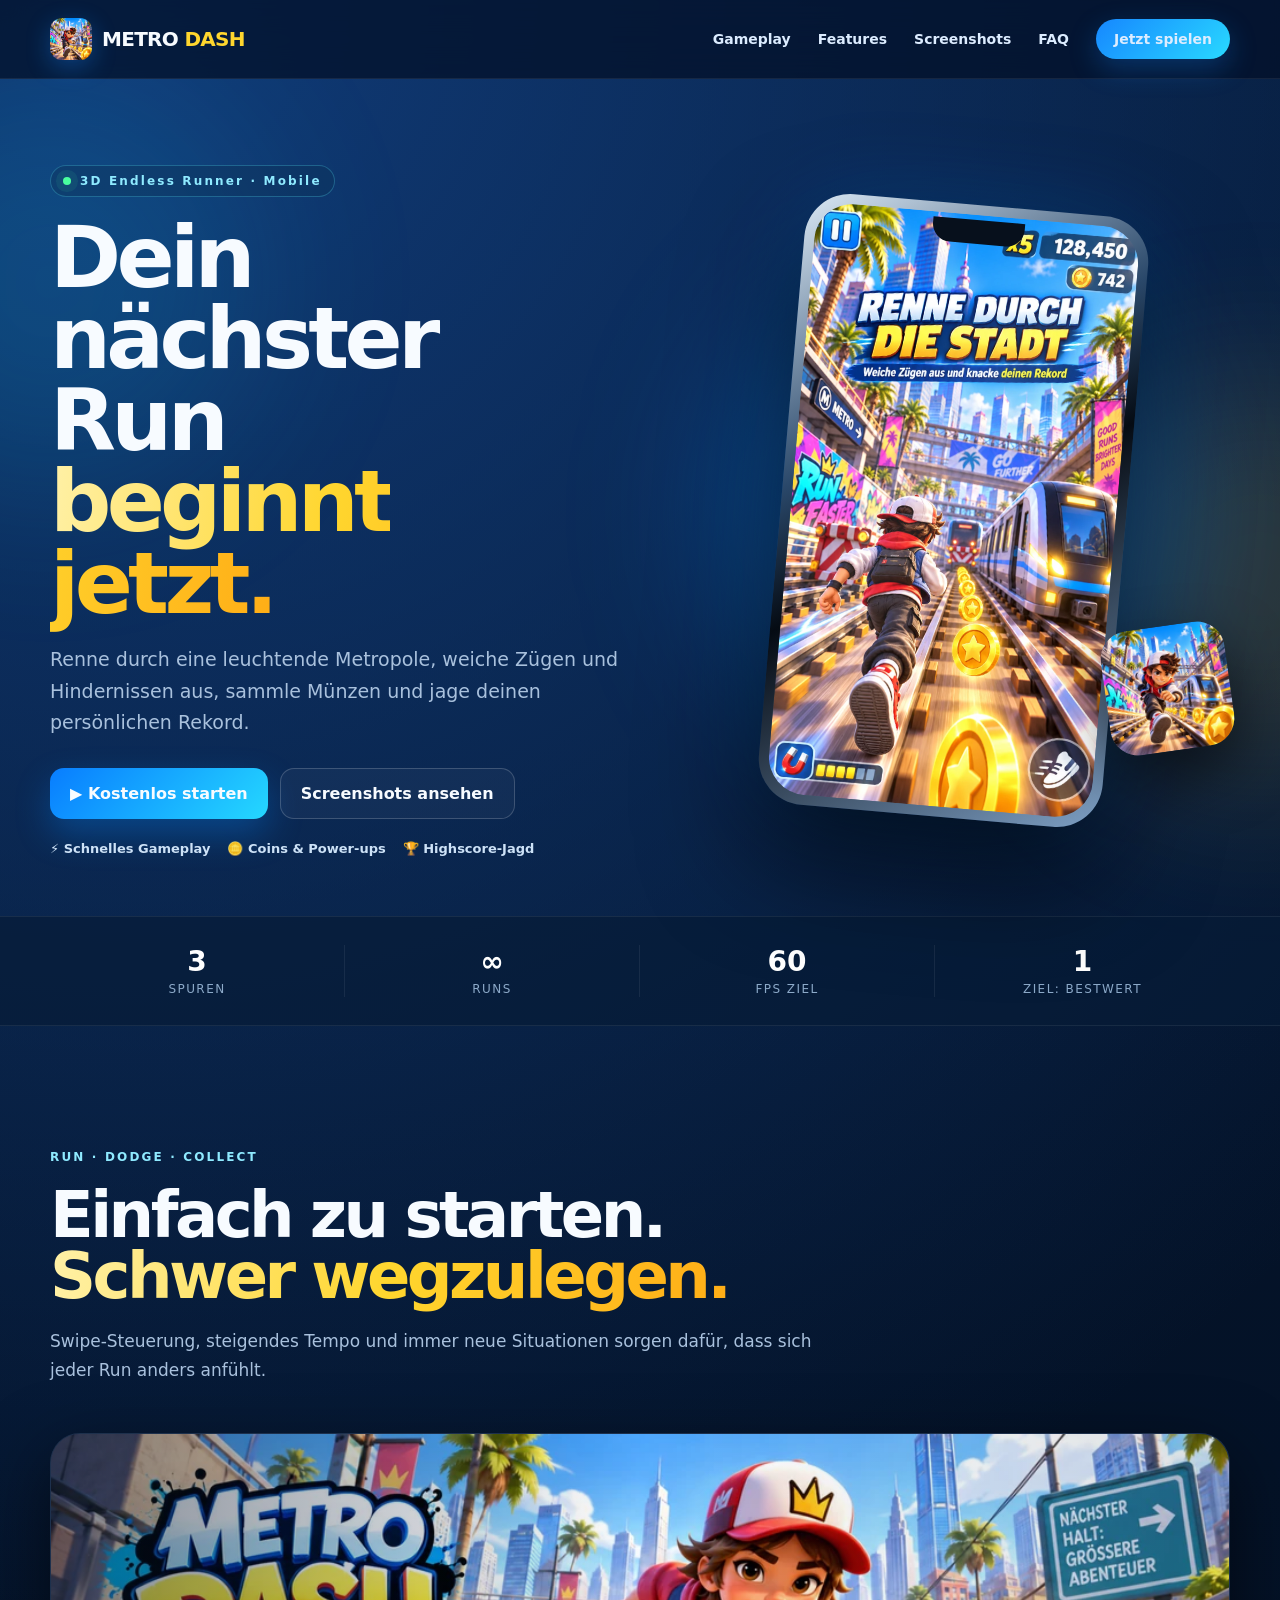
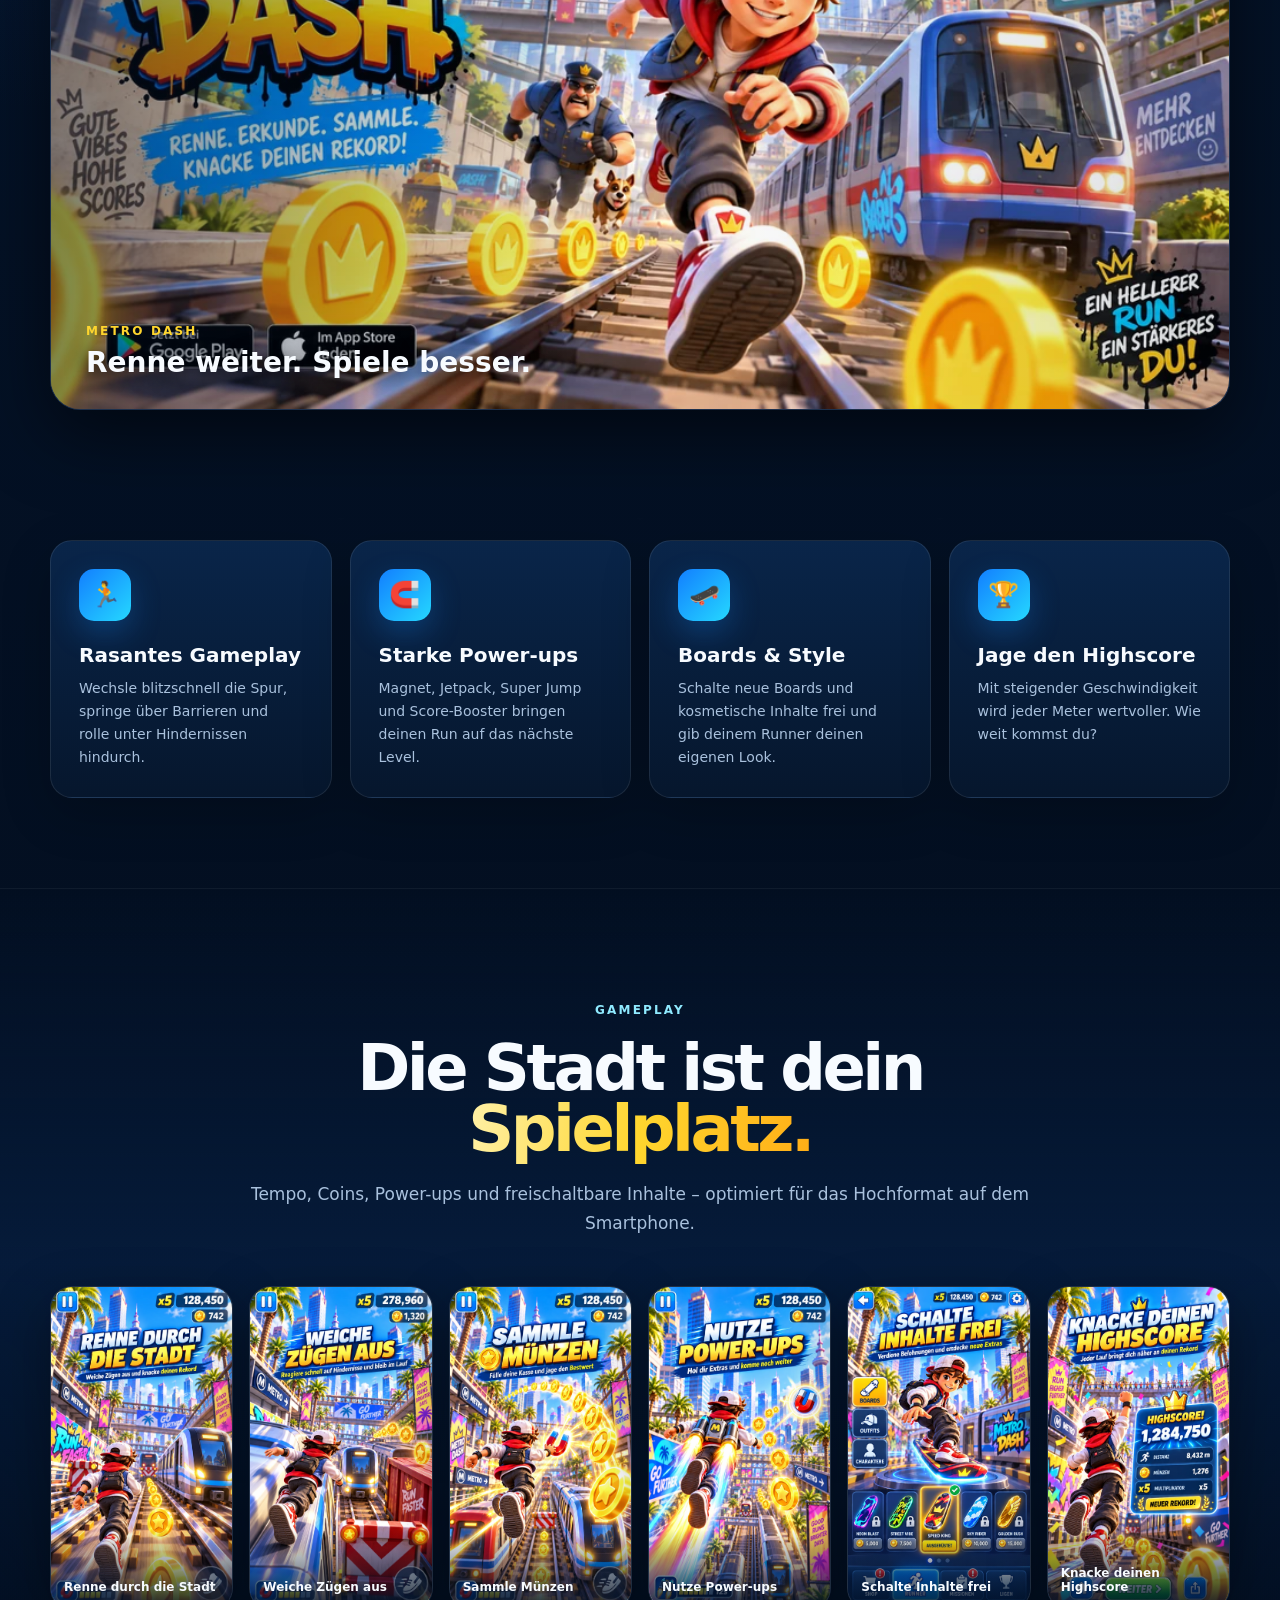
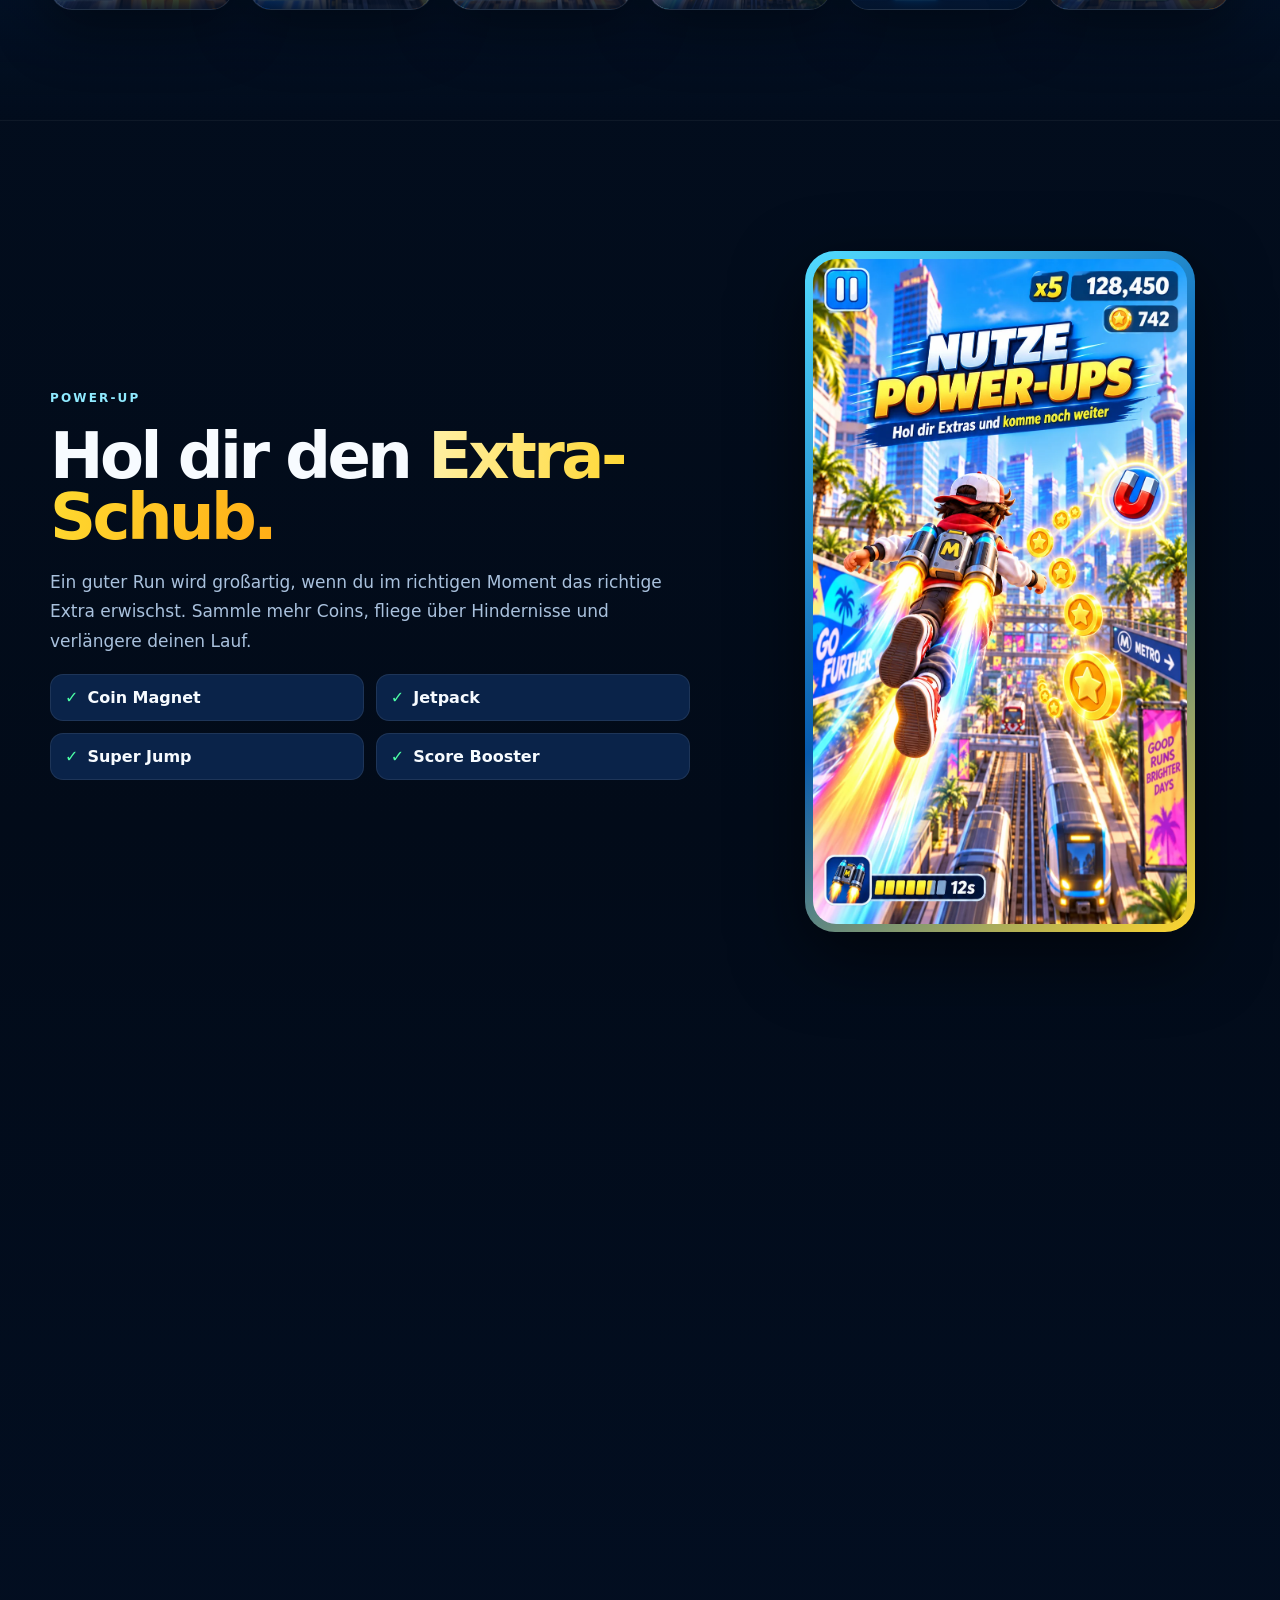
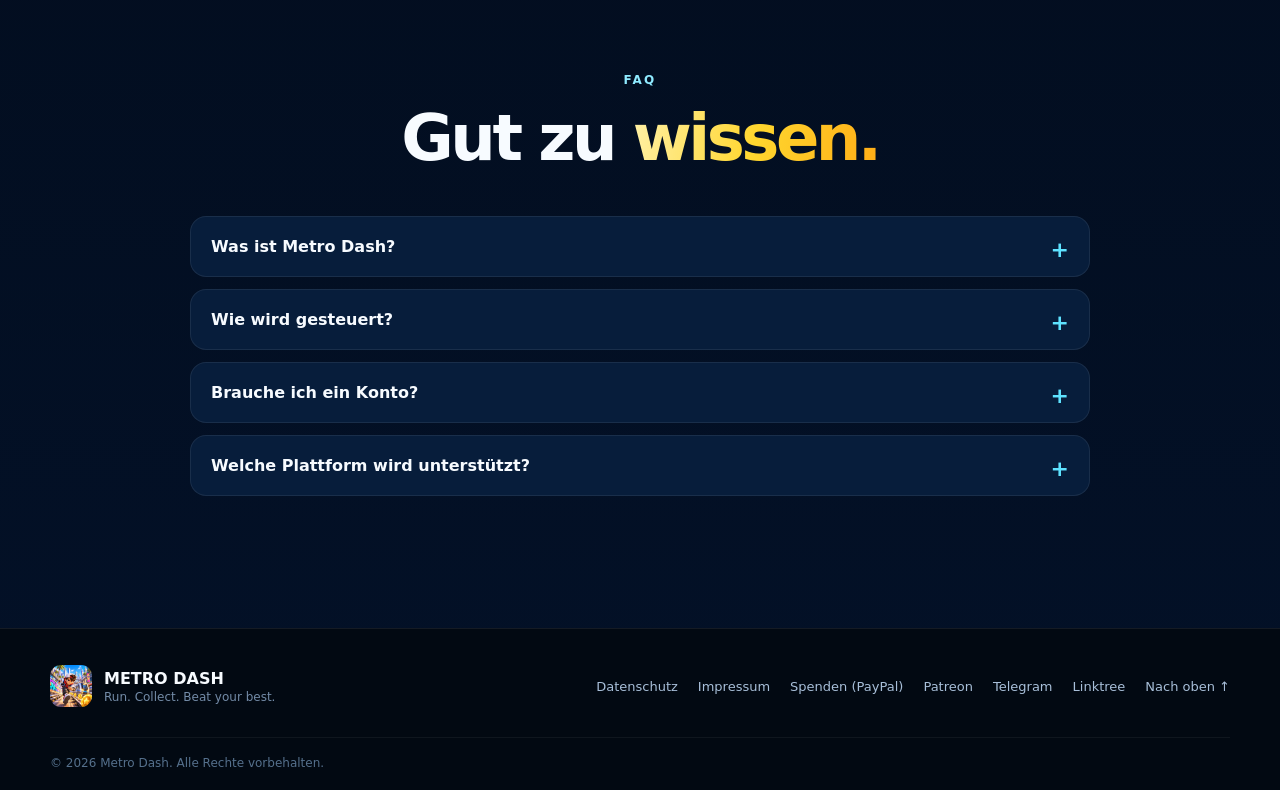
<file: index.html>
<!doctype html>
<html lang="de">
<head>
  <meta charset="utf-8">
  <meta name="viewport" content="width=device-width, initial-scale=1">
  <meta name="theme-color" content="#071b3a">
  <meta name="description" content="Metro Dash – rasanter 3D-Endless-Runner. Weiche Zügen aus, sammle Münzen, nutze Power-ups und knacke deinen Highscore.">
  <meta property="og:title" content="Metro Dash – Run. Collect. Beat your best.">
  <meta property="og:description" content="Renne durch die Stadt, sammle Münzen und knacke deinen Highscore.">
  <meta property="og:image" content="assets/hero.webp">
  <meta property="og:type" content="website">
  <title>Metro Dash – Endless Runner</title>
  <link rel="icon" href="assets/favicon.png" type="image/png">
  <link rel="stylesheet" href="styles.css">
</head>
<body>
  <div class="ambient ambient-a"></div>
  <div class="ambient ambient-b"></div>

  <header class="nav-wrap" id="top">
    <nav class="nav container" aria-label="Hauptnavigation">
      <a class="brand" href="#top" aria-label="Metro Dash Startseite">
        <img src="assets/favicon.png" alt="" width="42" height="42">
        <span>METRO <b>DASH</b></span>
      </a>
      <button class="nav-toggle" aria-label="Menü öffnen" aria-expanded="false">☰</button>
      <div class="nav-links">
        <a href="#gameplay">Gameplay</a>
        <a href="#features">Features</a>
        <a href="#screenshots">Screenshots</a>
        <a href="#faq">FAQ</a>
        <a class="nav-cta" href="https://play.google.com/store/apps/details?id=dev.flondy.MetroDash">Jetzt spielen</a>
      </div>
    </nav>
  </header>

  <main>
    <section class="hero container">
      <div class="hero-copy reveal">
        <div class="eyebrow"><span class="pulse"></span> 3D Endless Runner · Mobile</div>
        <h1>Dein nächster Run<br><span>beginnt jetzt.</span></h1>
        <p>Renne durch eine leuchtende Metropole, weiche Zügen und Hindernissen aus, sammle Münzen und jage deinen persönlichen Rekord.</p>
        <div class="hero-actions">
          <a class="btn btn-primary" href="https://play.google.com/store/apps/details?id=dev.flondy.MetroDash">▶ Kostenlos starten</a>
          <a class="btn btn-ghost" href="#screenshots">Screenshots ansehen</a>
        </div>
        <div class="hero-points" aria-label="Highlights">
          <span>⚡ Schnelles Gameplay</span>
          <span>🪙 Coins & Power-ups</span>
          <span>🏆 Highscore-Jagd</span>
        </div>
      </div>

      <div class="hero-visual reveal delay-1">
        <div class="phone-glow"></div>
        <div class="phone">
          <img src="assets/screenshots/shot-run.webp" alt="Metro Dash Gameplay auf dem Smartphone">
          <span class="phone-shine"></span>
        </div>
        <img class="floating-icon" src="assets/app-icon.webp" alt="Metro Dash App Icon">
      </div>
    </section>

    <section class="trust-strip">
      <div class="container trust-grid">
        <div><strong>3</strong><span>Spuren</span></div>
        <div><strong>∞</strong><span>Runs</span></div>
        <div><strong>60</strong><span>FPS Ziel</span></div>
        <div><strong>1</strong><span>Ziel: Bestwert</span></div>
      </div>
    </section>

    <section class="showcase container reveal" id="gameplay">
      <div class="section-head">
        <span class="kicker">RUN · DODGE · COLLECT</span>
        <h2>Einfach zu starten.<br><span>Schwer wegzulegen.</span></h2>
        <p>Swipe-Steuerung, steigendes Tempo und immer neue Situationen sorgen dafür, dass sich jeder Run anders anfühlt.</p>
      </div>
      <div class="wide-card">
        <img src="assets/hero.webp" alt="Metro Dash – Rennen durch die Stadt">
        <div class="wide-overlay">
          <span>METRO DASH</span>
          <h3>Renne weiter. Spiele besser.</h3>
        </div>
      </div>
    </section>

    <section class="features container" id="features">
      <article class="feature-card reveal">
        <div class="feature-icon">🏃</div>
        <h3>Rasantes Gameplay</h3>
        <p>Wechsle blitzschnell die Spur, springe über Barrieren und rolle unter Hindernissen hindurch.</p>
      </article>
      <article class="feature-card reveal delay-1">
        <div class="feature-icon">🧲</div>
        <h3>Starke Power-ups</h3>
        <p>Magnet, Jetpack, Super Jump und Score-Booster bringen deinen Run auf das nächste Level.</p>
      </article>
      <article class="feature-card reveal delay-2">
        <div class="feature-icon">🛹</div>
        <h3>Boards & Style</h3>
        <p>Schalte neue Boards und kosmetische Inhalte frei und gib deinem Runner deinen eigenen Look.</p>
      </article>
      <article class="feature-card reveal">
        <div class="feature-icon">🏆</div>
        <h3>Jage den Highscore</h3>
        <p>Mit steigender Geschwindigkeit wird jeder Meter wertvoller. Wie weit kommst du?</p>
      </article>
    </section>

    <section class="screens-section" id="screenshots">
      <div class="container">
        <div class="section-head centered reveal">
          <span class="kicker">GAMEPLAY</span>
          <h2>Die Stadt ist dein <span>Spielplatz.</span></h2>
          <p>Tempo, Coins, Power-ups und freischaltbare Inhalte – optimiert für das Hochformat auf dem Smartphone.</p>
        </div>
        <div class="shots">
          <figure class="shot reveal"><img src="assets/screenshots/shot-run.webp" alt="Renne durch die Stadt" loading="lazy"><figcaption>Renne durch die Stadt</figcaption></figure>
          <figure class="shot reveal delay-1"><img src="assets/screenshots/shot-dodge.webp" alt="Weiche Zügen aus" loading="lazy"><figcaption>Weiche Zügen aus</figcaption></figure>
          <figure class="shot reveal delay-2"><img src="assets/screenshots/shot-coins.webp" alt="Sammle Münzen" loading="lazy"><figcaption>Sammle Münzen</figcaption></figure>
          <figure class="shot reveal"><img src="assets/screenshots/shot-power.webp" alt="Nutze Power-ups" loading="lazy"><figcaption>Nutze Power-ups</figcaption></figure>
          <figure class="shot reveal delay-1"><img src="assets/screenshots/shot-boards.webp" alt="Schalte Inhalte frei" loading="lazy"><figcaption>Schalte Inhalte frei</figcaption></figure>
          <figure class="shot reveal delay-2"><img src="assets/screenshots/shot-score.webp" alt="Knacke deinen Highscore" loading="lazy"><figcaption>Knacke deinen Highscore</figcaption></figure>
        </div>
      </div>
    </section>

    <section class="power-section container reveal">
      <div class="power-copy">
        <span class="kicker">POWER-UP</span>
        <h2>Hol dir den <span>Extra-Schub.</span></h2>
        <p>Ein guter Run wird großartig, wenn du im richtigen Moment das richtige Extra erwischst. Sammle mehr Coins, fliege über Hindernisse und verlängere deinen Lauf.</p>
        <ul class="check-list">
          <li>Coin Magnet</li>
          <li>Jetpack</li>
          <li>Super Jump</li>
          <li>Score Booster</li>
        </ul>
      </div>
      <div class="power-image"><img src="assets/screenshots/shot-power.webp" alt="Jetpack Power-up in Metro Dash" loading="lazy"></div>
    </section>

    <section class="download container" id="download">
      <div class="download-card reveal">
        <img class="download-icon" src="assets/app-icon.webp" alt="Metro Dash App Icon">
        <div>
          <span class="kicker">METRO DASH</span>
          <h2>Bereit für deinen <span>nächsten Rekord?</span></h2>
          <p>Metro Dash für Android – schnell, farbenfroh und gemacht für den nächsten Run zwischendurch.</p>
          <div class="store-row">
            <a class="store-btn" href="https://play.google.com/store/apps/details?id=dev.flondy.MetroDash" aria-label="Google Play Link eintragen"><span>▶</span><span><small>JETZT BEI</small><strong>Google Play</strong></span></a>
            <span class="coming">Android · Veröffentlichung folgt</span>
          </div>
        </div>
      </div>
    </section>

    <section class="faq container" id="faq">
      <div class="section-head centered reveal">
        <span class="kicker">FAQ</span>
        <h2>Gut zu <span>wissen.</span></h2>
      </div>
      <div class="faq-list">
        <details><summary>Was ist Metro Dash?</summary><p>Metro Dash ist ein schneller 3D-Endless-Runner für Smartphones. Du weichst Hindernissen aus, sammelst Coins und versuchst, deinen persönlichen Highscore immer weiter zu verbessern.</p></details>
        <details><summary>Wie wird gesteuert?</summary><p>Mit einfachen Wischgesten: links und rechts zum Spurwechsel, nach oben zum Springen und nach unten zum Rollen.</p></details>
        <details><summary>Brauche ich ein Konto?</summary><p>Für die geplante Basisversion ist kein Benutzerkonto erforderlich. Spielfortschritt kann lokal auf dem Gerät gespeichert werden.</p></details>
        <details><summary>Welche Plattform wird unterstützt?</summary><p>Metro Dash ist primär für Android geplant. Eine spätere iOS-Version ist möglich.</p></details>
      </div>
    </section>
  </main>

  <footer>
    <div class="container footer-grid">
      <div class="footer-brand">
        <img src="assets/favicon.png" alt="" width="42" height="42">
        <div><strong>METRO DASH</strong><span>Run. Collect. Beat your best.</span></div>
      </div>
      <div class="footer-links">
        <a href="datenschutz.html">Datenschutz</a>
        <a href="https://flondy.github.io/app-store/impressum.html">Impressum</a><a href="https://www.paypal.com/paypalme/MSingle72" target="_blank" rel="noopener">Spenden (PayPal)</a><a href="https://www.patreon.com/cw/Flondy" target="_blank" rel="noopener">Patreon</a><a href="https://t.me/Flondy" target="_blank" rel="noopener">Telegram</a><a href="https://linktr.ee/flondy" target="_blank" rel="noopener">Linktree</a>
        <a href="#top">Nach oben ↑</a>
      </div>
    </div>
    <div class="container footer-bottom">© <span id="year"></span> Metro Dash. Alle Rechte vorbehalten.</div>
  </footer>

  <script src="script.js"></script>
</body>
</html>
</file>
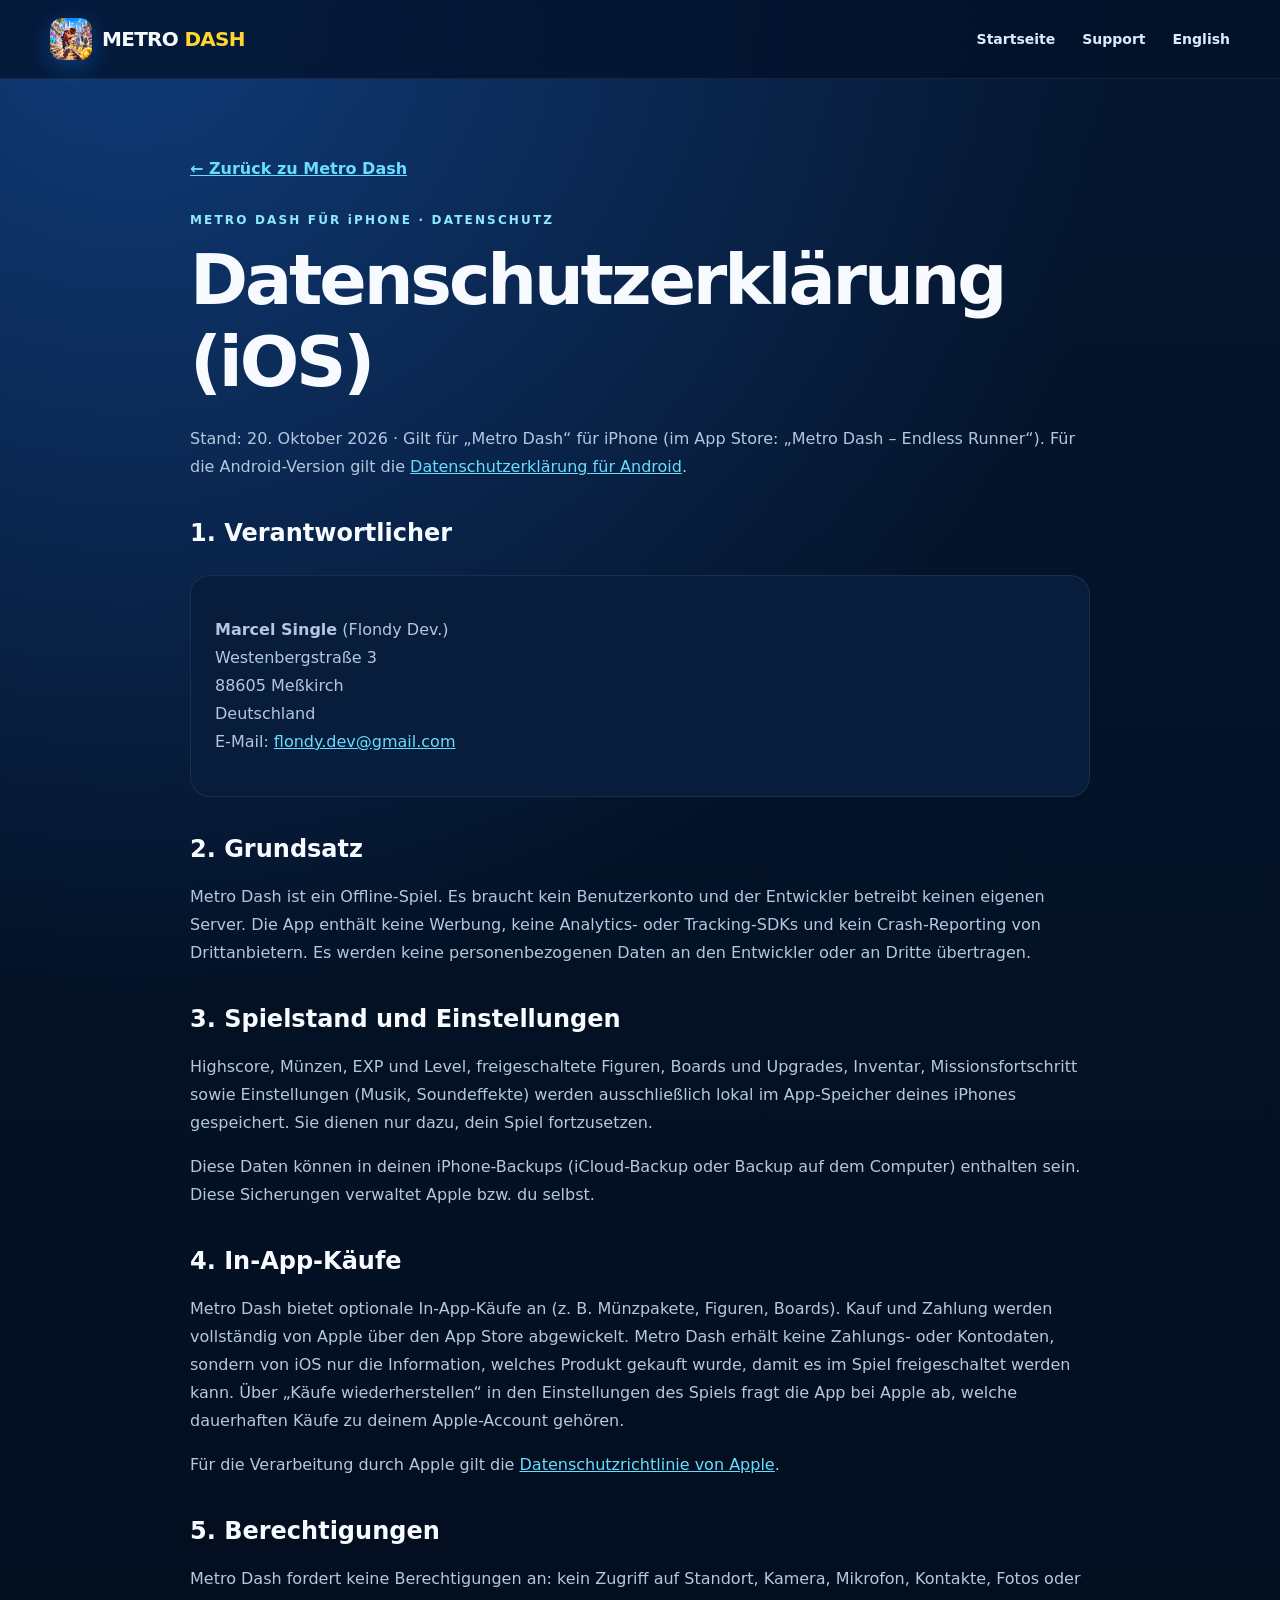
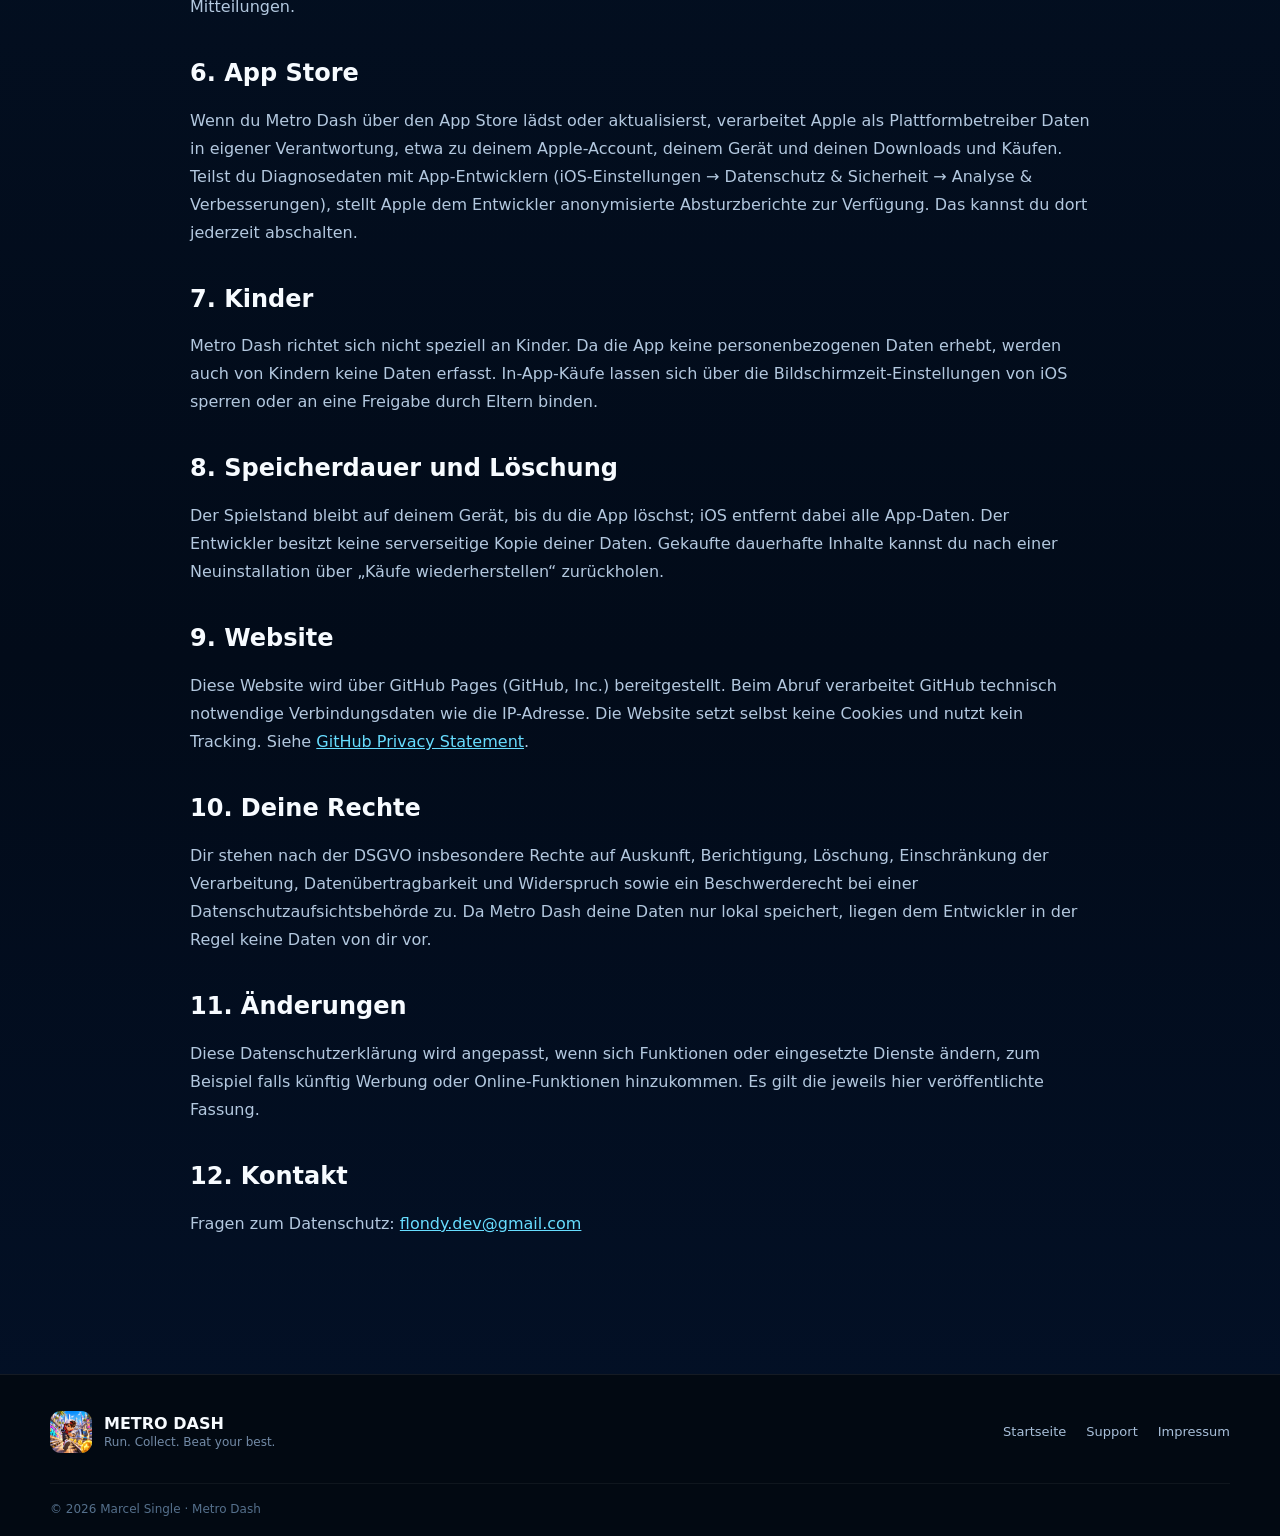
<file: datenschutz-ios.html>
<!doctype html>
<html lang="de"><head><meta charset="utf-8"><meta name="viewport" content="width=device-width,initial-scale=1"><meta name="theme-color" content="#071b3a"><title>Datenschutzerklärung iOS – Metro Dash</title><link rel="icon" href="assets/favicon.png" type="image/png"><link rel="stylesheet" href="styles.css"></head>
<body><header class="nav-wrap"><nav class="nav container"><a class="brand" href="index.html"><img src="assets/favicon.png" alt="" width="42" height="42"><span>METRO <b>DASH</b></span></a><div class="nav-links"><a href="index.html">Startseite</a><a href="support.html">Support</a><a href="privacy-ios.html" lang="en">English</a></div></nav></header>
<main class="legal container">
<a class="back-link" href="index.html">← Zurück zu Metro Dash</a>
<span class="kicker" style="display:block;margin-top:35px">METRO DASH FÜR iPHONE · DATENSCHUTZ</span><h1>Datenschutzerklärung (iOS)</h1>
<p>Stand: 20. Oktober 2026 · Gilt für „Metro Dash“ für iPhone (im App Store: „Metro Dash – Endless Runner“). Für die Android-Version gilt die <a href="datenschutz.html">Datenschutzerklärung für Android</a>.</p>

<h2>1. Verantwortlicher</h2><div class="legal-card"><p><strong>Marcel Single</strong> (Flondy Dev.)<br>Westenbergstraße 3<br>88605 Meßkirch<br>Deutschland<br>E-Mail: <a href="mailto:flondy.dev@gmail.com">flondy.dev@gmail.com</a></p></div>

<h2>2. Grundsatz</h2><p>Metro Dash ist ein Offline-Spiel. Es braucht kein Benutzerkonto und der Entwickler betreibt keinen eigenen Server. Die App enthält keine Werbung, keine Analytics- oder Tracking-SDKs und kein Crash-Reporting von Drittanbietern. Es werden keine personenbezogenen Daten an den Entwickler oder an Dritte übertragen.</p>

<h2>3. Spielstand und Einstellungen</h2><p>Highscore, Münzen, EXP und Level, freigeschaltete Figuren, Boards und Upgrades, Inventar, Missionsfortschritt sowie Einstellungen (Musik, Soundeffekte) werden ausschließlich lokal im App-Speicher deines iPhones gespeichert. Sie dienen nur dazu, dein Spiel fortzusetzen.</p><p>Diese Daten können in deinen iPhone-Backups (iCloud-Backup oder Backup auf dem Computer) enthalten sein. Diese Sicherungen verwaltet Apple bzw. du selbst.</p>

<h2>4. In-App-Käufe</h2><p>Metro Dash bietet optionale In-App-Käufe an (z. B. Münzpakete, Figuren, Boards). Kauf und Zahlung werden vollständig von Apple über den App Store abgewickelt. Metro Dash erhält keine Zahlungs- oder Kontodaten, sondern von iOS nur die Information, welches Produkt gekauft wurde, damit es im Spiel freigeschaltet werden kann. Über „Käufe wiederherstellen“ in den Einstellungen des Spiels fragt die App bei Apple ab, welche dauerhaften Käufe zu deinem Apple-Account gehören.</p><p>Für die Verarbeitung durch Apple gilt die <a href="https://www.apple.com/legal/privacy/" rel="noopener noreferrer">Datenschutzrichtlinie von Apple</a>.</p>

<h2>5. Berechtigungen</h2><p>Metro Dash fordert keine Berechtigungen an: kein Zugriff auf Standort, Kamera, Mikrofon, Kontakte, Fotos oder Mitteilungen.</p>

<h2>6. App Store</h2><p>Wenn du Metro Dash über den App Store lädst oder aktualisierst, verarbeitet Apple als Plattformbetreiber Daten in eigener Verantwortung, etwa zu deinem Apple-Account, deinem Gerät und deinen Downloads und Käufen. Teilst du Diagnosedaten mit App-Entwicklern (iOS-Einstellungen → Datenschutz &amp; Sicherheit → Analyse &amp; Verbesserungen), stellt Apple dem Entwickler anonymisierte Absturzberichte zur Verfügung. Das kannst du dort jederzeit abschalten.</p>

<h2>7. Kinder</h2><p>Metro Dash richtet sich nicht speziell an Kinder. Da die App keine personenbezogenen Daten erhebt, werden auch von Kindern keine Daten erfasst. In-App-Käufe lassen sich über die Bildschirmzeit-Einstellungen von iOS sperren oder an eine Freigabe durch Eltern binden.</p>

<h2>8. Speicherdauer und Löschung</h2><p>Der Spielstand bleibt auf deinem Gerät, bis du die App löschst; iOS entfernt dabei alle App-Daten. Der Entwickler besitzt keine serverseitige Kopie deiner Daten. Gekaufte dauerhafte Inhalte kannst du nach einer Neuinstallation über „Käufe wiederherstellen“ zurückholen.</p>

<h2>9. Website</h2><p>Diese Website wird über GitHub Pages (GitHub, Inc.) bereitgestellt. Beim Abruf verarbeitet GitHub technisch notwendige Verbindungsdaten wie die IP-Adresse. Die Website setzt selbst keine Cookies und nutzt kein Tracking. Siehe <a href="https://docs.github.com/en/site-policy/privacy-policies/github-general-privacy-statement" rel="noopener noreferrer">GitHub Privacy Statement</a>.</p>

<h2>10. Deine Rechte</h2><p>Dir stehen nach der DSGVO insbesondere Rechte auf Auskunft, Berichtigung, Löschung, Einschränkung der Verarbeitung, Datenübertragbarkeit und Widerspruch sowie ein Beschwerderecht bei einer Datenschutzaufsichtsbehörde zu. Da Metro Dash deine Daten nur lokal speichert, liegen dem Entwickler in der Regel keine Daten von dir vor.</p>

<h2>11. Änderungen</h2><p>Diese Datenschutzerklärung wird angepasst, wenn sich Funktionen oder eingesetzte Dienste ändern, zum Beispiel falls künftig Werbung oder Online-Funktionen hinzukommen. Es gilt die jeweils hier veröffentlichte Fassung.</p>

<h2>12. Kontakt</h2><p>Fragen zum Datenschutz: <a href="mailto:flondy.dev@gmail.com">flondy.dev@gmail.com</a></p>
</main><footer><div class="container footer-grid"><div class="footer-brand"><img src="assets/favicon.png" alt="" width="42" height="42"><div><strong>METRO DASH</strong><span>Run. Collect. Beat your best.</span></div></div><div class="footer-links"><a href="index.html">Startseite</a><a href="support.html">Support</a><a href="https://flondy.github.io/app-store/impressum.html">Impressum</a></div></div><div class="container footer-bottom">© <span id="year"></span> Marcel Single · Metro Dash</div></footer><script src="script.js"></script></body></html>
</file>
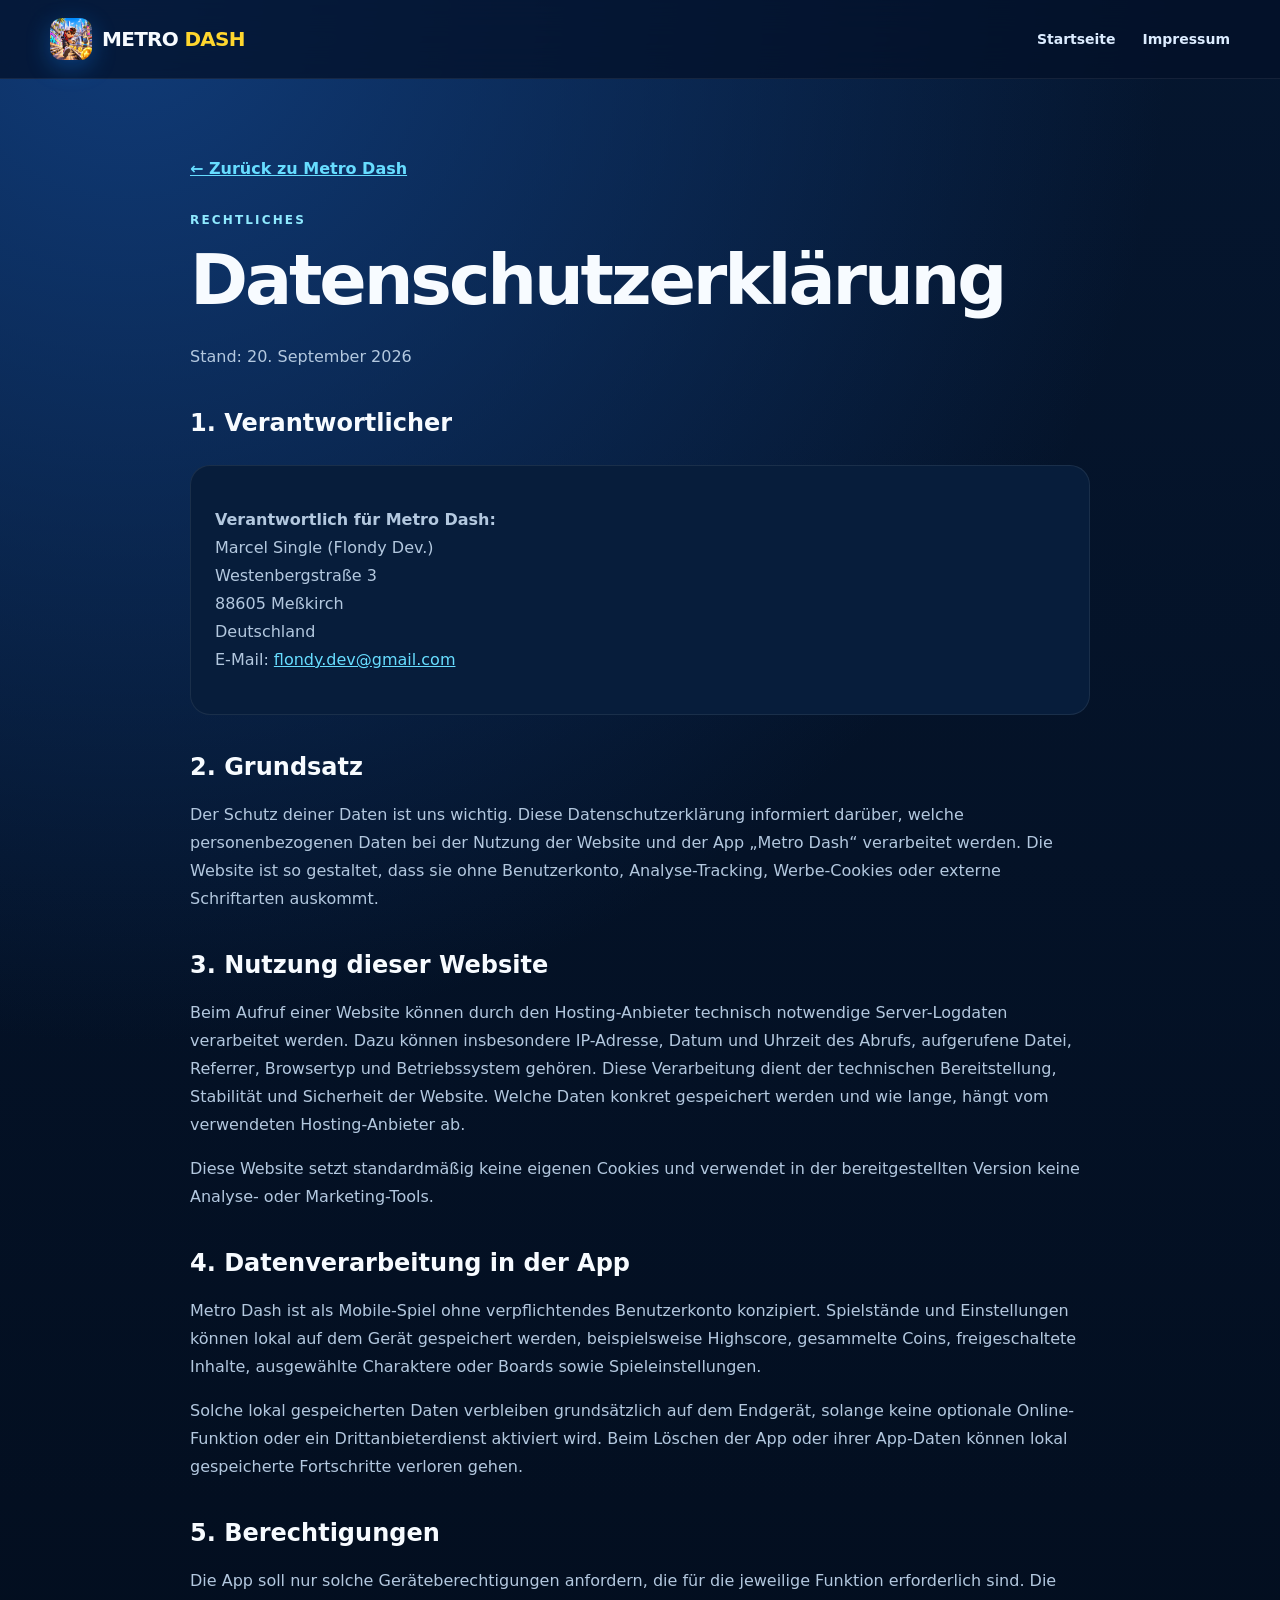
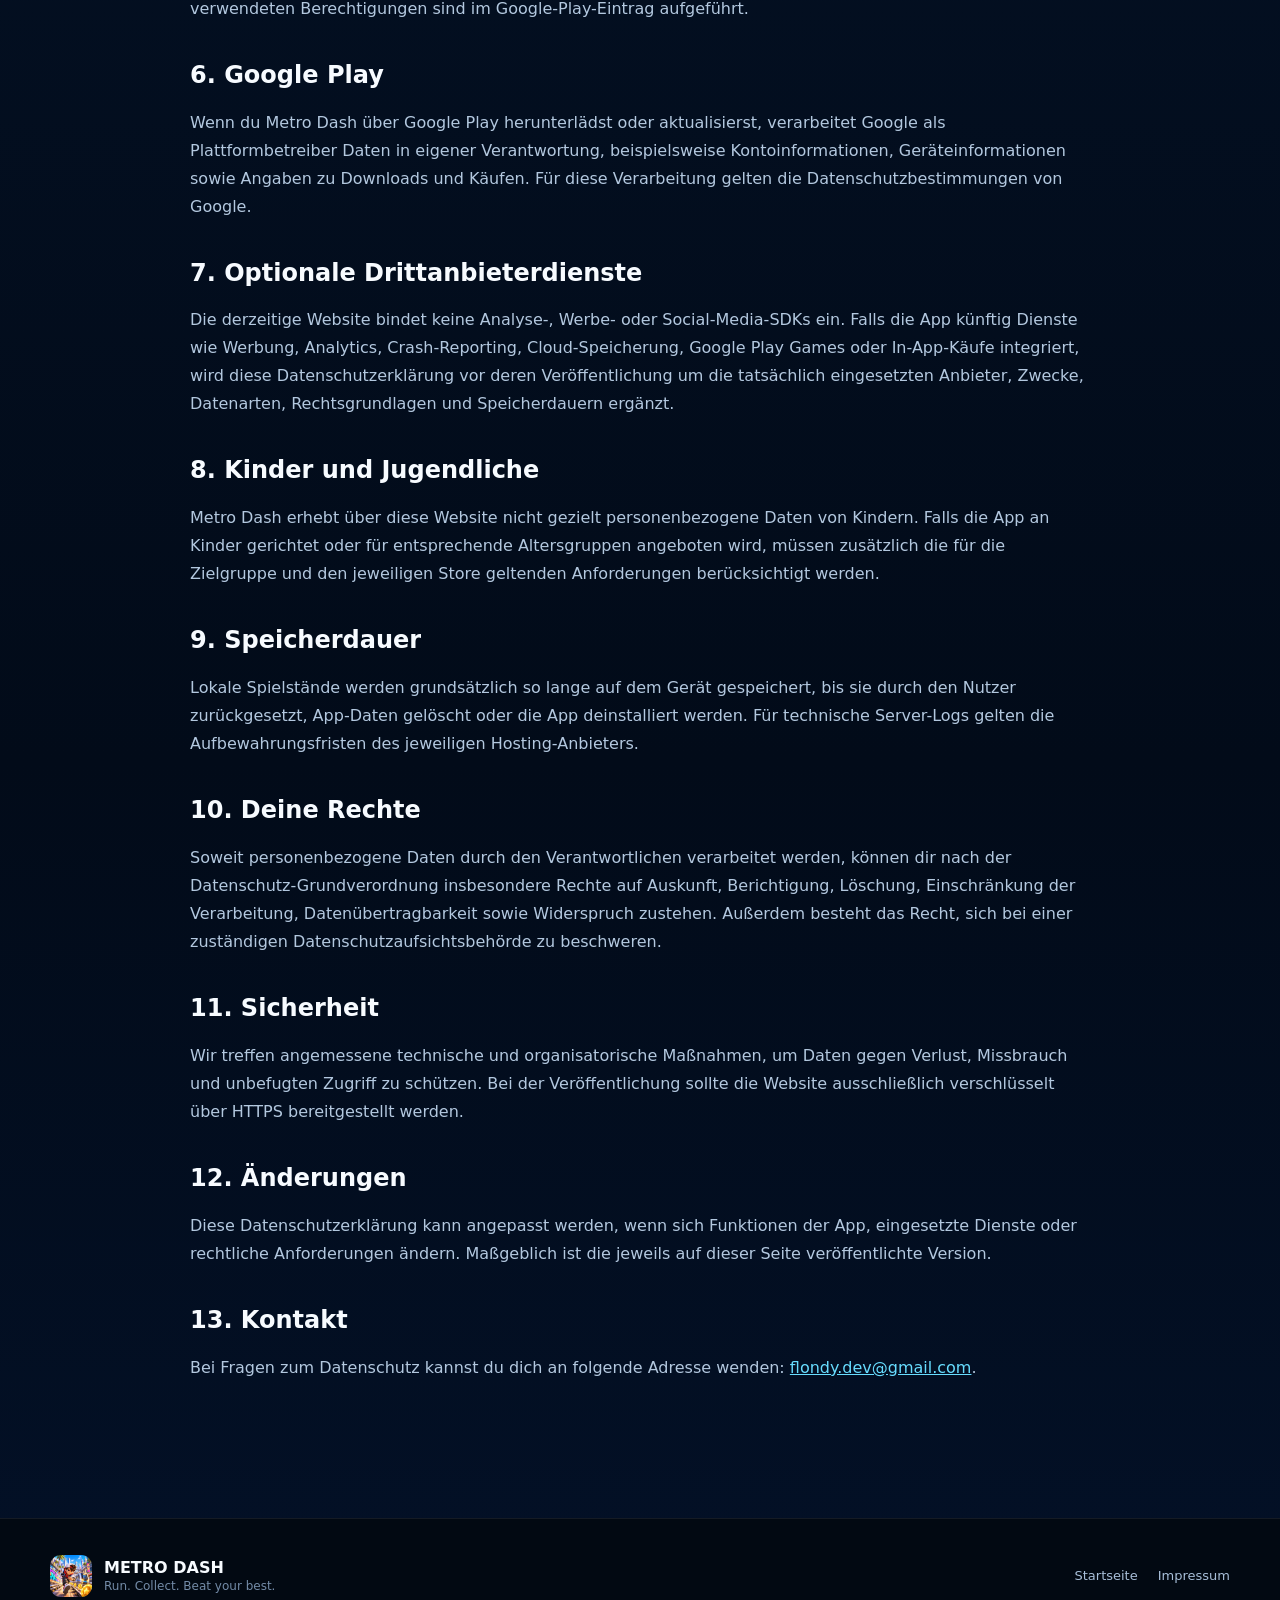
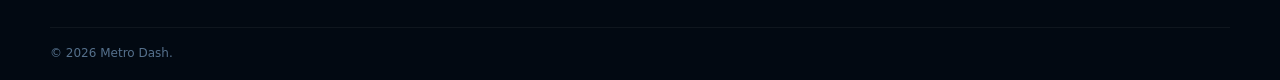
<file: datenschutz.html>
<!doctype html>
<html lang="de"><head><meta charset="utf-8"><meta name="viewport" content="width=device-width,initial-scale=1"><meta name="theme-color" content="#071b3a"><title>Datenschutzerklärung – Metro Dash</title><link rel="icon" href="assets/favicon.png" type="image/png"><link rel="stylesheet" href="styles.css"></head>
<body><header class="nav-wrap"><nav class="nav container"><a class="brand" href="index.html"><img src="assets/favicon.png" alt="" width="42" height="42"><span>METRO <b>DASH</b></span></a><div class="nav-links"><a href="index.html">Startseite</a><a href="https://flondy.github.io/app-store/impressum.html">Impressum</a></div></nav></header>
<main class="legal container">
<a class="back-link" href="index.html">← Zurück zu Metro Dash</a>
<span class="kicker" style="display:block;margin-top:35px">RECHTLICHES</span><h1>Datenschutzerklärung</h1>
<p>Stand: 20. September 2026</p>
<h2>1. Verantwortlicher</h2><div class="legal-card"><p><strong>Verantwortlich für Metro Dash:</strong><br>Marcel Single (Flondy Dev.)<br>Westenbergstraße 3<br>88605 Meßkirch<br>Deutschland<br>E-Mail: <a href="mailto:flondy.dev@gmail.com">flondy.dev@gmail.com</a></p></div>

<h2>2. Grundsatz</h2><p>Der Schutz deiner Daten ist uns wichtig. Diese Datenschutzerklärung informiert darüber, welche personenbezogenen Daten bei der Nutzung der Website und der App „Metro Dash“ verarbeitet werden. Die Website ist so gestaltet, dass sie ohne Benutzerkonto, Analyse-Tracking, Werbe-Cookies oder externe Schriftarten auskommt.</p>

<h2>3. Nutzung dieser Website</h2><p>Beim Aufruf einer Website können durch den Hosting-Anbieter technisch notwendige Server-Logdaten verarbeitet werden. Dazu können insbesondere IP-Adresse, Datum und Uhrzeit des Abrufs, aufgerufene Datei, Referrer, Browsertyp und Betriebssystem gehören. Diese Verarbeitung dient der technischen Bereitstellung, Stabilität und Sicherheit der Website. Welche Daten konkret gespeichert werden und wie lange, hängt vom verwendeten Hosting-Anbieter ab.</p><p>Diese Website setzt standardmäßig keine eigenen Cookies und verwendet in der bereitgestellten Version keine Analyse- oder Marketing-Tools.</p>

<h2>4. Datenverarbeitung in der App</h2><p>Metro Dash ist als Mobile-Spiel ohne verpflichtendes Benutzerkonto konzipiert. Spielstände und Einstellungen können lokal auf dem Gerät gespeichert werden, beispielsweise Highscore, gesammelte Coins, freigeschaltete Inhalte, ausgewählte Charaktere oder Boards sowie Spieleinstellungen.</p><p>Solche lokal gespeicherten Daten verbleiben grundsätzlich auf dem Endgerät, solange keine optionale Online-Funktion oder ein Drittanbieterdienst aktiviert wird. Beim Löschen der App oder ihrer App-Daten können lokal gespeicherte Fortschritte verloren gehen.</p>

<h2>5. Berechtigungen</h2><p>Die App soll nur solche Geräteberechtigungen anfordern, die für die jeweilige Funktion erforderlich sind. Die verwendeten Berechtigungen sind im Google-Play-Eintrag aufgeführt.</p>

<h2>6. Google Play</h2><p>Wenn du Metro Dash über Google Play herunterlädst oder aktualisierst, verarbeitet Google als Plattformbetreiber Daten in eigener Verantwortung, beispielsweise Kontoinformationen, Geräteinformationen sowie Angaben zu Downloads und Käufen. Für diese Verarbeitung gelten die Datenschutzbestimmungen von Google.</p>

<h2>7. Optionale Drittanbieterdienste</h2><p>Die derzeitige Website bindet keine Analyse-, Werbe- oder Social-Media-SDKs ein. Falls die App künftig Dienste wie Werbung, Analytics, Crash-Reporting, Cloud-Speicherung, Google Play Games oder In-App-Käufe integriert, wird diese Datenschutzerklärung vor deren Veröffentlichung um die tatsächlich eingesetzten Anbieter, Zwecke, Datenarten, Rechtsgrundlagen und Speicherdauern ergänzt.</p>

<h2>8. Kinder und Jugendliche</h2><p>Metro Dash erhebt über diese Website nicht gezielt personenbezogene Daten von Kindern. Falls die App an Kinder gerichtet oder für entsprechende Altersgruppen angeboten wird, müssen zusätzlich die für die Zielgruppe und den jeweiligen Store geltenden Anforderungen berücksichtigt werden.</p>

<h2>9. Speicherdauer</h2><p>Lokale Spielstände werden grundsätzlich so lange auf dem Gerät gespeichert, bis sie durch den Nutzer zurückgesetzt, App-Daten gelöscht oder die App deinstalliert werden. Für technische Server-Logs gelten die Aufbewahrungsfristen des jeweiligen Hosting-Anbieters.</p>

<h2>10. Deine Rechte</h2><p>Soweit personenbezogene Daten durch den Verantwortlichen verarbeitet werden, können dir nach der Datenschutz-Grundverordnung insbesondere Rechte auf Auskunft, Berichtigung, Löschung, Einschränkung der Verarbeitung, Datenübertragbarkeit sowie Widerspruch zustehen. Außerdem besteht das Recht, sich bei einer zuständigen Datenschutzaufsichtsbehörde zu beschweren.</p>

<h2>11. Sicherheit</h2><p>Wir treffen angemessene technische und organisatorische Maßnahmen, um Daten gegen Verlust, Missbrauch und unbefugten Zugriff zu schützen. Bei der Veröffentlichung sollte die Website ausschließlich verschlüsselt über HTTPS bereitgestellt werden.</p>

<h2>12. Änderungen</h2><p>Diese Datenschutzerklärung kann angepasst werden, wenn sich Funktionen der App, eingesetzte Dienste oder rechtliche Anforderungen ändern. Maßgeblich ist die jeweils auf dieser Seite veröffentlichte Version.</p>

<h2>13. Kontakt</h2><p>Bei Fragen zum Datenschutz kannst du dich an folgende Adresse wenden: <a href="mailto:flondy.dev@gmail.com">flondy.dev@gmail.com</a>.</p>
</main><footer><div class="container footer-grid"><div class="footer-brand"><img src="assets/favicon.png" alt="" width="42" height="42"><div><strong>METRO DASH</strong><span>Run. Collect. Beat your best.</span></div></div><div class="footer-links"><a href="index.html">Startseite</a><a href="https://flondy.github.io/app-store/impressum.html">Impressum</a></div></div><div class="container footer-bottom">© <span id="year"></span> Metro Dash.</div></footer><script src="script.js"></script></body></html>
</file>
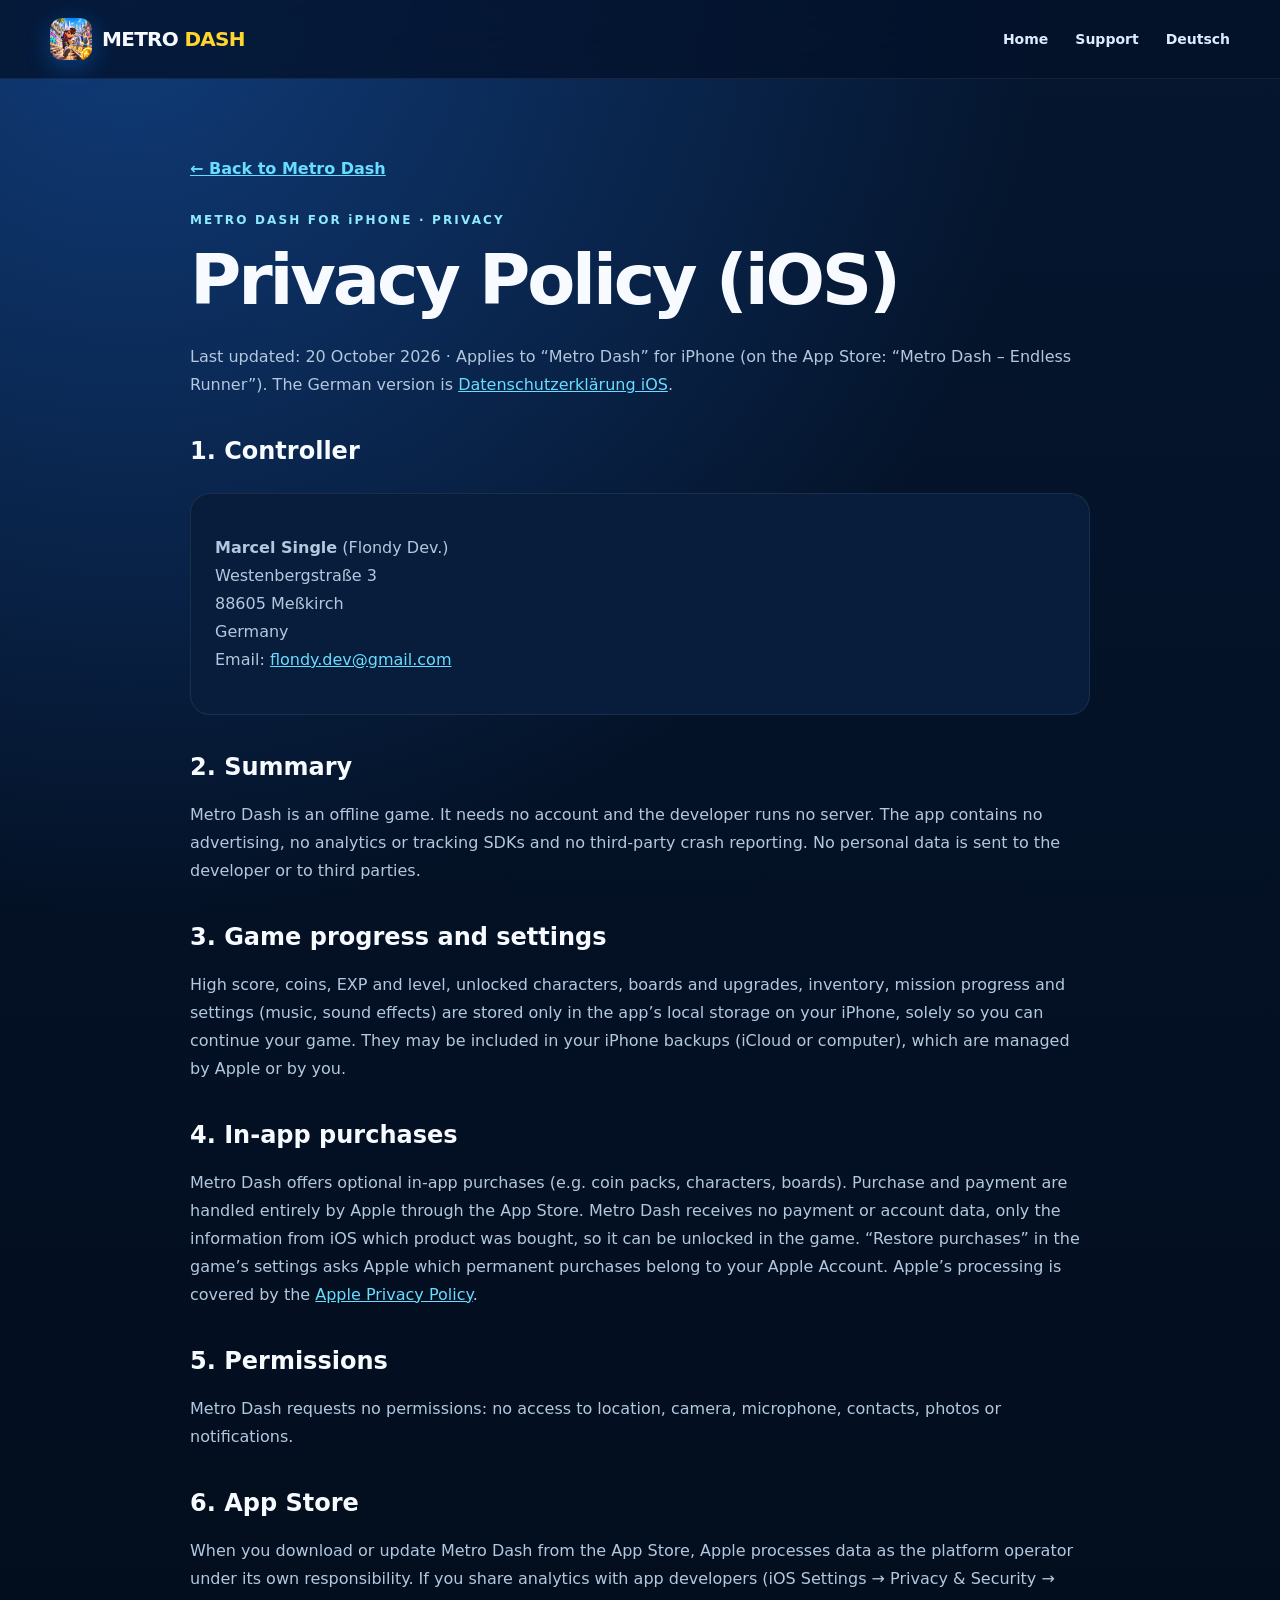
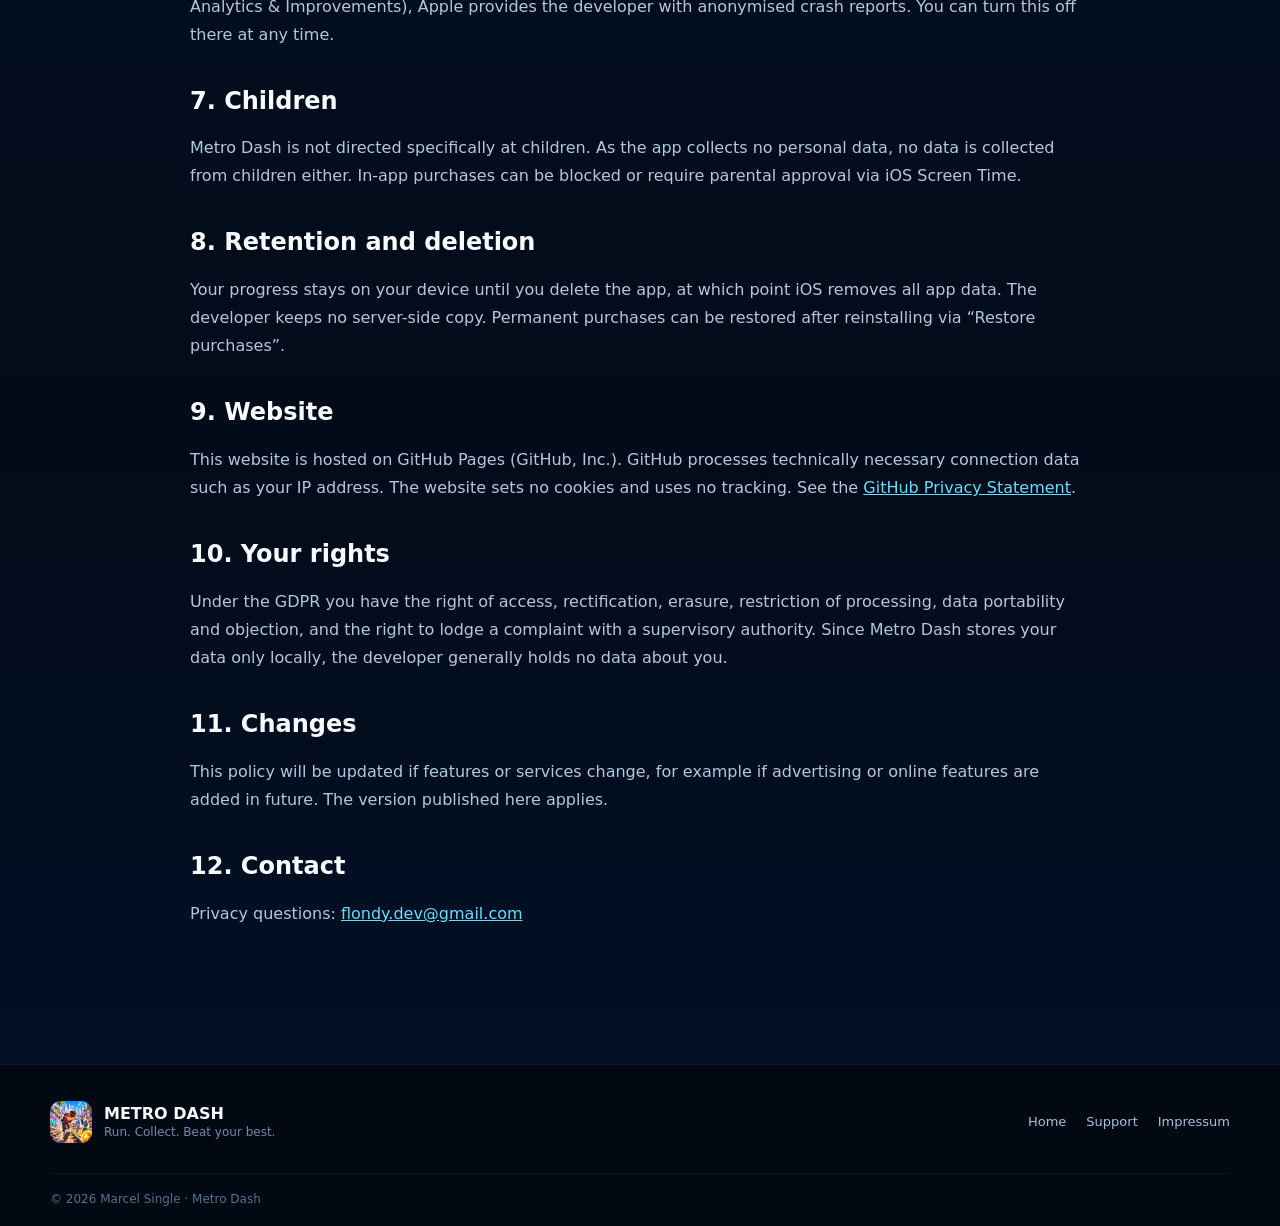
<file: privacy-ios.html>
<!doctype html>
<html lang="en"><head><meta charset="utf-8"><meta name="viewport" content="width=device-width,initial-scale=1"><meta name="theme-color" content="#071b3a"><title>Privacy Policy iOS – Metro Dash</title><link rel="icon" href="assets/favicon.png" type="image/png"><link rel="stylesheet" href="styles.css"></head>
<body><header class="nav-wrap"><nav class="nav container"><a class="brand" href="index.html"><img src="assets/favicon.png" alt="" width="42" height="42"><span>METRO <b>DASH</b></span></a><div class="nav-links"><a href="index.html">Home</a><a href="support.html#en">Support</a><a href="datenschutz-ios.html" lang="de">Deutsch</a></div></nav></header>
<main class="legal container">
<a class="back-link" href="index.html">← Back to Metro Dash</a>
<span class="kicker" style="display:block;margin-top:35px">METRO DASH FOR iPHONE · PRIVACY</span><h1>Privacy Policy (iOS)</h1>
<p>Last updated: 20 October 2026 · Applies to “Metro Dash” for iPhone (on the App Store: “Metro Dash – Endless Runner”). The German version is <a href="datenschutz-ios.html">Datenschutzerklärung iOS</a>.</p>

<h2>1. Controller</h2><div class="legal-card"><p><strong>Marcel Single</strong> (Flondy Dev.)<br>Westenbergstraße 3<br>88605 Meßkirch<br>Germany<br>Email: <a href="mailto:flondy.dev@gmail.com">flondy.dev@gmail.com</a></p></div>

<h2>2. Summary</h2><p>Metro Dash is an offline game. It needs no account and the developer runs no server. The app contains no advertising, no analytics or tracking SDKs and no third-party crash reporting. No personal data is sent to the developer or to third parties.</p>

<h2>3. Game progress and settings</h2><p>High score, coins, EXP and level, unlocked characters, boards and upgrades, inventory, mission progress and settings (music, sound effects) are stored only in the app’s local storage on your iPhone, solely so you can continue your game. They may be included in your iPhone backups (iCloud or computer), which are managed by Apple or by you.</p>

<h2>4. In-app purchases</h2><p>Metro Dash offers optional in-app purchases (e.g. coin packs, characters, boards). Purchase and payment are handled entirely by Apple through the App Store. Metro Dash receives no payment or account data, only the information from iOS which product was bought, so it can be unlocked in the game. “Restore purchases” in the game’s settings asks Apple which permanent purchases belong to your Apple Account. Apple’s processing is covered by the <a href="https://www.apple.com/legal/privacy/" rel="noopener noreferrer">Apple Privacy Policy</a>.</p>

<h2>5. Permissions</h2><p>Metro Dash requests no permissions: no access to location, camera, microphone, contacts, photos or notifications.</p>

<h2>6. App Store</h2><p>When you download or update Metro Dash from the App Store, Apple processes data as the platform operator under its own responsibility. If you share analytics with app developers (iOS Settings → Privacy &amp; Security → Analytics &amp; Improvements), Apple provides the developer with anonymised crash reports. You can turn this off there at any time.</p>

<h2>7. Children</h2><p>Metro Dash is not directed specifically at children. As the app collects no personal data, no data is collected from children either. In-app purchases can be blocked or require parental approval via iOS Screen Time.</p>

<h2>8. Retention and deletion</h2><p>Your progress stays on your device until you delete the app, at which point iOS removes all app data. The developer keeps no server-side copy. Permanent purchases can be restored after reinstalling via “Restore purchases”.</p>

<h2>9. Website</h2><p>This website is hosted on GitHub Pages (GitHub, Inc.). GitHub processes technically necessary connection data such as your IP address. The website sets no cookies and uses no tracking. See the <a href="https://docs.github.com/en/site-policy/privacy-policies/github-general-privacy-statement" rel="noopener noreferrer">GitHub Privacy Statement</a>.</p>

<h2>10. Your rights</h2><p>Under the GDPR you have the right of access, rectification, erasure, restriction of processing, data portability and objection, and the right to lodge a complaint with a supervisory authority. Since Metro Dash stores your data only locally, the developer generally holds no data about you.</p>

<h2>11. Changes</h2><p>This policy will be updated if features or services change, for example if advertising or online features are added in future. The version published here applies.</p>

<h2>12. Contact</h2><p>Privacy questions: <a href="mailto:flondy.dev@gmail.com">flondy.dev@gmail.com</a></p>
</main><footer><div class="container footer-grid"><div class="footer-brand"><img src="assets/favicon.png" alt="" width="42" height="42"><div><strong>METRO DASH</strong><span>Run. Collect. Beat your best.</span></div></div><div class="footer-links"><a href="index.html">Home</a><a href="support.html#en">Support</a><a href="https://flondy.github.io/app-store/impressum.html">Impressum</a></div></div><div class="container footer-bottom">© <span id="year"></span> Marcel Single · Metro Dash</div></footer><script src="script.js"></script></body></html>
</file>
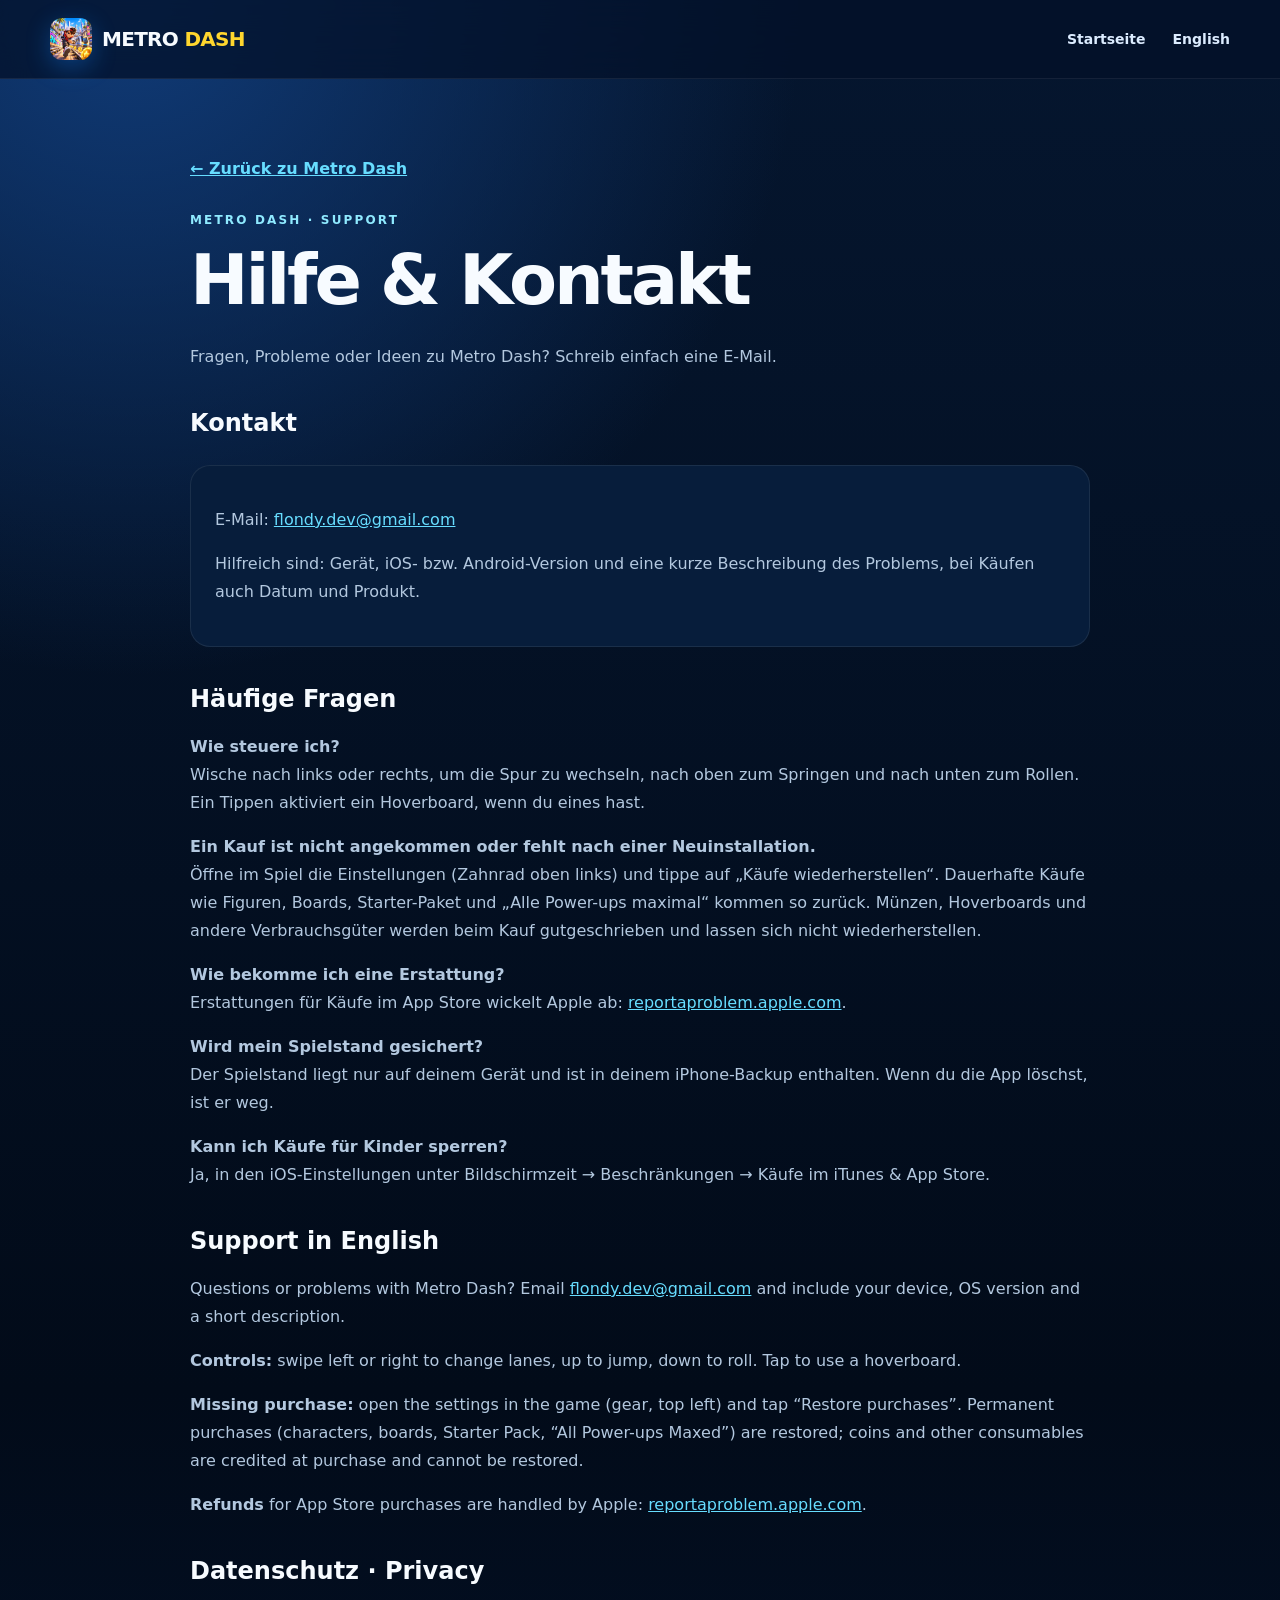
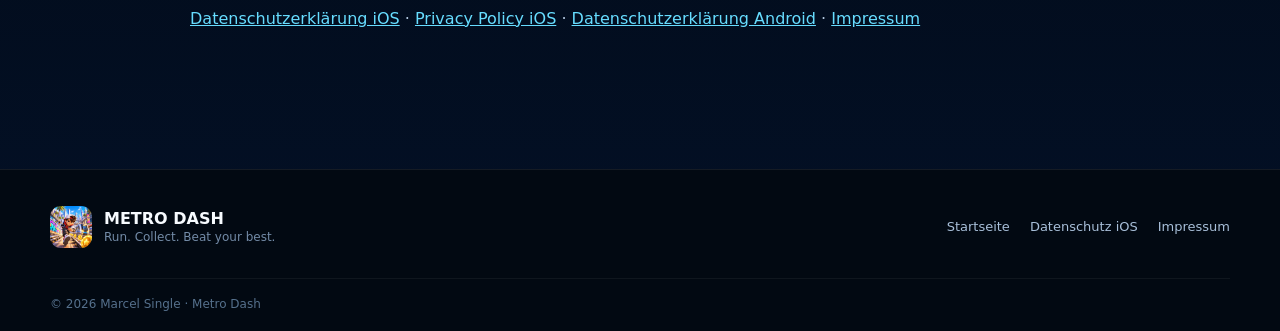
<file: support.html>
<!doctype html>
<html lang="de"><head><meta charset="utf-8"><meta name="viewport" content="width=device-width,initial-scale=1"><meta name="theme-color" content="#071b3a"><title>Support – Metro Dash</title><link rel="icon" href="assets/favicon.png" type="image/png"><link rel="stylesheet" href="styles.css"></head>
<body><header class="nav-wrap"><nav class="nav container"><a class="brand" href="index.html"><img src="assets/favicon.png" alt="" width="42" height="42"><span>METRO <b>DASH</b></span></a><div class="nav-links"><a href="index.html">Startseite</a><a href="#en" lang="en">English</a></div></nav></header>
<main class="legal container">
<a class="back-link" href="index.html">← Zurück zu Metro Dash</a>
<span class="kicker" style="display:block;margin-top:35px">METRO DASH · SUPPORT</span><h1>Hilfe &amp; Kontakt</h1>
<p>Fragen, Probleme oder Ideen zu Metro Dash? Schreib einfach eine E-Mail.</p>

<h2>Kontakt</h2><div class="legal-card"><p>E-Mail: <a href="mailto:flondy.dev@gmail.com?subject=Metro%20Dash%20Support">flondy.dev@gmail.com</a></p><p>Hilfreich sind: Gerät, iOS- bzw. Android-Version und eine kurze Beschreibung des Problems, bei Käufen auch Datum und Produkt.</p></div>

<h2>Häufige Fragen</h2>
<p><strong>Wie steuere ich?</strong><br>Wische nach links oder rechts, um die Spur zu wechseln, nach oben zum Springen und nach unten zum Rollen. Ein Tippen aktiviert ein Hoverboard, wenn du eines hast.</p>
<p><strong>Ein Kauf ist nicht angekommen oder fehlt nach einer Neuinstallation.</strong><br>Öffne im Spiel die Einstellungen (Zahnrad oben links) und tippe auf „Käufe wiederherstellen“. Dauerhafte Käufe wie Figuren, Boards, Starter-Paket und „Alle Power-ups maximal“ kommen so zurück. Münzen, Hoverboards und andere Verbrauchsgüter werden beim Kauf gutgeschrieben und lassen sich nicht wiederherstellen.</p>
<p><strong>Wie bekomme ich eine Erstattung?</strong><br>Erstattungen für Käufe im App Store wickelt Apple ab: <a href="https://reportaproblem.apple.com" rel="noopener noreferrer">reportaproblem.apple.com</a>.</p>
<p><strong>Wird mein Spielstand gesichert?</strong><br>Der Spielstand liegt nur auf deinem Gerät und ist in deinem iPhone-Backup enthalten. Wenn du die App löschst, ist er weg.</p>
<p><strong>Kann ich Käufe für Kinder sperren?</strong><br>Ja, in den iOS-Einstellungen unter Bildschirmzeit → Beschränkungen → Käufe im iTunes &amp; App Store.</p>

<h2 id="en" lang="en">Support in English</h2>
<div lang="en">
<p>Questions or problems with Metro Dash? Email <a href="mailto:flondy.dev@gmail.com?subject=Metro%20Dash%20Support">flondy.dev@gmail.com</a> and include your device, OS version and a short description.</p>
<p><strong>Controls:</strong> swipe left or right to change lanes, up to jump, down to roll. Tap to use a hoverboard.</p>
<p><strong>Missing purchase:</strong> open the settings in the game (gear, top left) and tap “Restore purchases”. Permanent purchases (characters, boards, Starter Pack, “All Power-ups Maxed”) are restored; coins and other consumables are credited at purchase and cannot be restored.</p>
<p><strong>Refunds</strong> for App Store purchases are handled by Apple: <a href="https://reportaproblem.apple.com" rel="noopener noreferrer">reportaproblem.apple.com</a>.</p>
</div>

<h2>Datenschutz · Privacy</h2><p><a href="datenschutz-ios.html">Datenschutzerklärung iOS</a> · <a href="privacy-ios.html">Privacy Policy iOS</a> · <a href="datenschutz.html">Datenschutzerklärung Android</a> · <a href="https://flondy.github.io/app-store/impressum.html">Impressum</a></p>
</main><footer><div class="container footer-grid"><div class="footer-brand"><img src="assets/favicon.png" alt="" width="42" height="42"><div><strong>METRO DASH</strong><span>Run. Collect. Beat your best.</span></div></div><div class="footer-links"><a href="index.html">Startseite</a><a href="datenschutz-ios.html">Datenschutz iOS</a><a href="https://flondy.github.io/app-store/impressum.html">Impressum</a></div></div><div class="container footer-bottom">© <span id="year"></span> Marcel Single · Metro Dash</div></footer><script src="script.js"></script></body></html>
</file>
<file: styles.css>
:root{
  --bg:#041228;--bg2:#071b3a;--panel:#0a2349cc;--line:#2b75c955;--text:#f7fbff;--muted:#a9c1dd;
  --cyan:#29d9ff;--blue:#1687ff;--yellow:#ffd62e;--orange:#ff9f1a;--shadow:0 24px 70px #0008;
  --radius:26px;--max:1180px;
}
*{box-sizing:border-box}html{scroll-behavior:smooth}body{margin:0;font-family:Inter,ui-sans-serif,system-ui,-apple-system,"Segoe UI",Roboto,Arial,sans-serif;color:var(--text);background:radial-gradient(circle at 10% 0%,#103b78 0,transparent 30%),linear-gradient(180deg,#05162f 0%,#020b19 72%,#031128 100%);overflow-x:hidden}
a{color:inherit;text-decoration:none}img{display:block;max-width:100%}.container{width:min(var(--max),calc(100% - 40px));margin-inline:auto}.ambient{position:fixed;width:420px;height:420px;filter:blur(90px);opacity:.14;border-radius:50%;pointer-events:none;z-index:-1}.ambient-a{background:#16c9ff;top:8%;left:-160px}.ambient-b{background:#ffcf27;bottom:12%;right:-190px}
.nav-wrap{position:sticky;top:0;z-index:50;background:#031128bf;backdrop-filter:blur(18px);border-bottom:1px solid #ffffff12}.nav{height:78px;display:flex;align-items:center;justify-content:space-between}.brand{display:flex;gap:10px;align-items:center;font-weight:900;letter-spacing:-.7px;font-size:20px}.brand img{border-radius:12px;box-shadow:0 7px 25px #1687ff55}.brand b{color:var(--yellow)}.nav-links{display:flex;gap:27px;align-items:center;color:#dcecff;font-weight:700;font-size:14px}.nav-links a:hover{color:white}.nav-cta{padding:12px 18px;border-radius:999px;background:linear-gradient(135deg,var(--blue),var(--cyan));box-shadow:0 10px 28px #1687ff45}.nav-toggle{display:none;background:none;border:0;color:#fff;font-size:26px}
.hero{min-height:760px;padding:86px 0 60px;display:grid;grid-template-columns:1.02fr .98fr;gap:50px;align-items:center}.eyebrow,.kicker{font-size:12px;letter-spacing:.18em;font-weight:900;color:#8feaff}.eyebrow{display:inline-flex;align-items:center;gap:9px;padding:8px 12px;border:1px solid #55dff644;border-radius:999px;background:#0d325866}.pulse{width:8px;height:8px;border-radius:50%;background:#49ff9f;box-shadow:0 0 0 7px #49ff9f14}.hero h1,.section-head h2,.download h2,.power-copy h2{font-size:clamp(48px,6.7vw,86px);line-height:.95;letter-spacing:-.055em;margin:20px 0}.hero h1 span,.section-head h2 span,.download h2 span,.power-copy h2 span{background:linear-gradient(100deg,#fff1a8,var(--yellow),#ffad16);-webkit-background-clip:text;background-clip:text;color:transparent}.hero p{font-size:19px;line-height:1.65;color:var(--muted);max-width:620px}.hero-actions{display:flex;gap:12px;margin:30px 0 22px;flex-wrap:wrap}.btn{display:inline-flex;align-items:center;justify-content:center;padding:15px 20px;border-radius:14px;font-weight:900}.btn-primary{background:linear-gradient(135deg,#087dff,#25d8ff);box-shadow:0 15px 35px #0788ff50}.btn-primary:hover{transform:translateY(-2px)}.btn-ghost{border:1px solid #ffffff2f;background:#ffffff09}.hero-points{display:flex;gap:17px;flex-wrap:wrap;color:#cde2f7;font-size:13px;font-weight:700}.hero-visual{position:relative;height:650px;display:grid;place-items:center}.phone{position:relative;width:min(345px,78vw);aspect-ratio:9/16;border-radius:46px;padding:10px;background:linear-gradient(145deg,#dbe9f5,#2a486a 35%,#050b13 52%,#7ea0c5);box-shadow:0 50px 110px #000a,0 0 90px #1687ff33;transform:rotate(5deg);z-index:2}.phone:before{content:"";position:absolute;z-index:4;top:15px;left:50%;transform:translateX(-50%);width:92px;height:24px;border-radius:0 0 18px 18px;background:#07101c}.phone img{width:100%;height:100%;object-fit:cover;border-radius:38px}.phone-shine{position:absolute;inset:10px;border-radius:38px;background:linear-gradient(120deg,#fff0 25%,#ffffff1e 45%,#fff0 65%);pointer-events:none}.phone-glow{position:absolute;width:430px;height:430px;background:#118eff66;filter:blur(80px);border-radius:50%}.floating-icon{position:absolute;width:125px;border-radius:28px;right:0;bottom:85px;z-index:3;box-shadow:0 25px 55px #0008;transform:rotate(-8deg)}
.trust-strip{border-top:1px solid #ffffff12;border-bottom:1px solid #ffffff12;background:#061b36aa}.trust-grid{display:grid;grid-template-columns:repeat(4,1fr);padding:28px 0}.trust-grid div{text-align:center;border-right:1px solid #ffffff12}.trust-grid div:last-child{border:0}.trust-grid strong{display:block;font-size:28px;color:#fff}.trust-grid span{color:#8daac9;font-size:12px;text-transform:uppercase;letter-spacing:.12em}
.showcase{padding:120px 0 40px}.section-head{max-width:780px}.section-head.centered{text-align:center;margin:0 auto 48px}.section-head h2,.download h2,.power-copy h2{font-size:clamp(38px,5vw,65px)}.section-head p{color:var(--muted);font-size:17px;line-height:1.7}.wide-card{position:relative;margin-top:48px;border:1px solid #ffffff17;border-radius:30px;overflow:hidden;box-shadow:var(--shadow);background:#071b3a}.wide-card img{width:100%;aspect-ratio:1024/500;object-fit:cover}.wide-card:after{content:"";position:absolute;inset:0;background:linear-gradient(90deg,#03122980,transparent 50%,#00102720)}.wide-overlay{position:absolute;left:35px;bottom:30px;z-index:3}.wide-overlay span{font-weight:900;color:var(--yellow);font-size:12px;letter-spacing:.18em}.wide-overlay h3{font-size:28px;margin:7px 0 0;text-shadow:0 4px 20px #000}
.features{padding:90px 0;display:grid;grid-template-columns:repeat(4,1fr);gap:18px}.feature-card{background:linear-gradient(180deg,#0b2950d9,#07182fd9);border:1px solid #ffffff17;padding:28px;border-radius:22px;box-shadow:0 16px 50px #0003;min-height:245px}.feature-card:hover{transform:translateY(-5px);border-color:#2bbde866}.feature-icon{width:52px;height:52px;display:grid;place-items:center;border-radius:15px;background:linear-gradient(135deg,#127fff,#25d8ff);font-size:25px;box-shadow:0 12px 30px #1687ff46}.feature-card h3{font-size:20px;margin:22px 0 10px}.feature-card p{color:var(--muted);line-height:1.65;margin:0;font-size:14px}
.screens-section{padding:110px 0;background:linear-gradient(180deg,#071a3400,#08244c99 45%,#071a3400);border-top:1px solid #ffffff0d;border-bottom:1px solid #ffffff0d}.shots{display:grid;grid-template-columns:repeat(6,1fr);gap:16px;align-items:end}.shot{margin:0;position:relative;border-radius:22px;overflow:hidden;border:1px solid #ffffff1c;background:#07182f;box-shadow:0 22px 55px #0006;transition:.25s}.shot:nth-child(even){transform:translateY(25px)}.shot:hover{transform:translateY(-8px) scale(1.02);z-index:4}.shot img{width:100%;aspect-ratio:9/16;object-fit:cover}.shot figcaption{position:absolute;left:0;right:0;bottom:0;padding:50px 13px 15px;background:linear-gradient(transparent,#021229e8);font-weight:800;font-size:12px}
.power-section{padding:130px 0;display:grid;grid-template-columns:1fr .72fr;gap:80px;align-items:center}.power-copy p{color:var(--muted);font-size:17px;line-height:1.75}.check-list{list-style:none;padding:0;display:grid;grid-template-columns:1fr 1fr;gap:12px}.check-list li{padding:13px 14px;background:#0a2349;border:1px solid #ffffff15;border-radius:13px;font-weight:800}.check-list li:before{content:"✓";margin-right:9px;color:#4cffa6}.power-image{justify-self:center;width:min(390px,90%);border-radius:30px;padding:8px;background:linear-gradient(140deg,#53dcff,#075baf 50%,#ffd62e);box-shadow:var(--shadow)}.power-image img{border-radius:23px}
.download{padding:70px 0 120px}.download-card{position:relative;overflow:hidden;display:grid;grid-template-columns:200px 1fr;gap:40px;align-items:center;padding:50px;border-radius:32px;background:radial-gradient(circle at 10% 50%,#0e75d977,transparent 28%),linear-gradient(135deg,#0b2c59,#07172e);border:1px solid #55c9ff35;box-shadow:0 30px 80px #0006}.download-card:after{content:"";position:absolute;width:300px;height:300px;border-radius:50%;background:#ffd62e22;filter:blur(70px);right:-60px;top:-90px}.download-icon{width:180px;border-radius:37px;box-shadow:0 28px 65px #0008;position:relative;z-index:2}.download h2{margin:10px 0 14px}.download p{color:var(--muted);line-height:1.65}.store-row{display:flex;align-items:center;gap:18px;flex-wrap:wrap}.store-btn{display:flex;align-items:center;gap:12px;padding:10px 18px;border-radius:12px;background:#050505;border:1px solid #ffffff30;min-width:190px}.store-btn>span:first-child{font-size:25px;color:#56d5ff}.store-btn small{display:block;font-size:9px;color:#ddd}.store-btn strong{display:block;font-size:20px}.coming{color:#9db3cd;font-size:12px}
.faq{padding:50px 0 120px;max-width:900px}.faq-list details{background:#071d3b;border:1px solid #ffffff13;border-radius:16px;padding:0 20px;margin-bottom:12px}.faq-list summary{cursor:pointer;font-weight:850;padding:20px 0;list-style:none}.faq-list summary:after{content:"+";float:right;color:#5ee2ff;font-size:22px}.faq-list details[open] summary:after{content:"–"}.faq-list p{color:var(--muted);line-height:1.7;margin:0 0 20px}
footer{border-top:1px solid #ffffff13;background:#020912;padding:36px 0 20px}.footer-grid{display:flex;align-items:center;justify-content:space-between;gap:30px}.footer-brand{display:flex;align-items:center;gap:12px}.footer-brand img{border-radius:11px}.footer-brand strong,.footer-brand span{display:block}.footer-brand span{font-size:12px;color:#738ba7;margin-top:2px}.footer-links{display:flex;gap:20px;color:#a8bfd9;font-size:13px}.footer-links a:hover{color:#fff}.footer-bottom{border-top:1px solid #ffffff0d;margin-top:30px;padding-top:18px;color:#55708c;font-size:12px}
.reveal{opacity:0;transform:translateY(22px);transition:opacity .7s ease,transform .7s ease}.reveal.visible{opacity:1;transform:none}.delay-1{transition-delay:.1s}.delay-2{transition-delay:.2s}
.legal{padding:80px 0 120px;max-width:900px}.legal h1{font-size:clamp(42px,6vw,70px);letter-spacing:-.045em;margin:12px 0 22px}.legal h2{margin-top:38px;font-size:24px}.legal p,.legal li{color:#b3c8df;line-height:1.75}.legal a{color:#67ddff;text-decoration:underline}.legal-card{background:#071d3b;border:1px solid #ffffff14;border-radius:20px;padding:24px;margin:28px 0}.placeholder{color:#ffd62e;font-weight:800}.note{background:#3b2d0b;border:1px solid #ffd62e55;border-radius:14px;padding:15px 18px;color:#ffe58a!important}.back-link{display:inline-flex;gap:8px;align-items:center;color:#8eeaff;font-weight:800}
@media(max-width:980px){.hero{grid-template-columns:1fr;min-height:auto;padding-top:65px}.hero-copy{text-align:center}.hero-copy p{margin-inline:auto}.hero-actions,.hero-points{justify-content:center}.hero-visual{height:610px}.features{grid-template-columns:1fr 1fr}.shots{grid-template-columns:repeat(3,1fr)}.power-section{grid-template-columns:1fr 1fr;gap:35px}.download-card{grid-template-columns:150px 1fr}.download-icon{width:140px}}
@media(max-width:720px){.container{width:min(var(--max),calc(100% - 28px))}.nav{height:68px}.nav-toggle{display:block}.nav-links{display:none;position:absolute;top:68px;left:14px;right:14px;padding:15px;flex-direction:column;align-items:stretch;background:#06152bf5;border:1px solid #ffffff17;border-radius:16px;box-shadow:0 20px 45px #0008}.nav-links.open{display:flex}.nav-links a{padding:9px}.hero{padding-top:52px}.hero h1{font-size:52px}.hero-visual{height:560px}.phone{width:300px}.floating-icon{width:95px;right:3%}.trust-grid{grid-template-columns:1fr 1fr;row-gap:22px}.trust-grid div:nth-child(2){border-right:0}.features{grid-template-columns:1fr}.shots{grid-template-columns:repeat(2,1fr);gap:12px}.shot:nth-child(even){transform:none}.power-section{grid-template-columns:1fr;padding:100px 0}.power-copy{text-align:center}.check-list{text-align:left}.download-card{grid-template-columns:1fr;text-align:center;padding:34px 24px}.download-icon{margin:auto}.store-row{justify-content:center}.footer-grid{flex-direction:column;align-items:flex-start}.footer-links{flex-wrap:wrap}}
@media(max-width:460px){.hero h1{font-size:43px}.hero p{font-size:16px}.hero-visual{height:510px}.phone{width:275px}.shots{grid-template-columns:1fr 1fr}.section-head h2,.download h2,.power-copy h2{font-size:39px}.check-list{grid-template-columns:1fr}.wide-overlay{left:20px;bottom:18px}.wide-overlay h3{font-size:20px}.showcase{padding-top:85px}.screens-section{padding:85px 0}.trust-grid strong{font-size:24px}}
</file>
